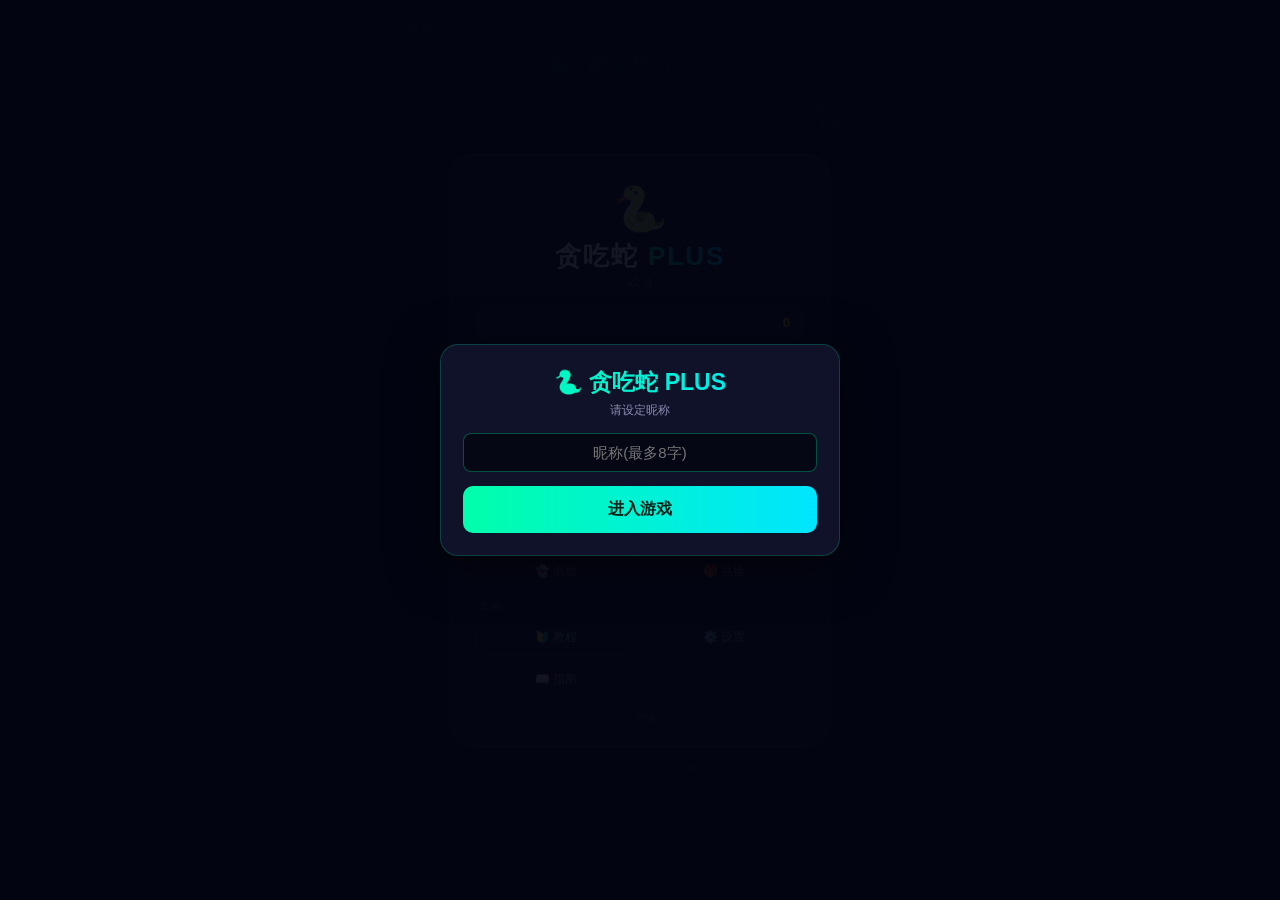
<file: games/snake/index.html>
<!DOCTYPE html>
<html lang="zh">
<head>
<meta charset="UTF-8">
<meta name="viewport" content="width=device-width,initial-scale=1.0,user-scalable=no,viewport-fit=cover">
<meta name="theme-color" content="#0d1024">
<meta name="apple-mobile-web-app-capable" content="yes">
<meta name="apple-mobile-web-app-status-bar-style" content="black-translucent">
<meta name="apple-mobile-web-app-title" content="贪吃蛇">
<meta name="referrer" content="strict-origin-when-cross-origin">
<meta name="description" content="超进化版贪吃蛇">
<title>贪吃蛇 Plus</title>
<link rel="manifest" href="./manifest.json">
<link rel="stylesheet" href="./css/main.css">
</head>
<body tabindex="0">

<header class="game-sitebar">
  <a href="/" aria-label="返回梦缘资源站首页">← 梦缘资源站</a>
  <span>ARCADE · 01</span>
</header>

<h1>🐍 贪吃蛇 PLUS</h1>

<div id="bossBarWrap" style="display:none;width:100%;max-width:520px;background:rgba(15,18,40,0.85);border:2px solid #ff1744;border-radius:8px;height:24px;position:relative;overflow:hidden;margin-bottom:8px;box-shadow:0 0 15px rgba(255,23,68,.4)">
  <div id="bossBar" style="width:100%;height:100%;background:linear-gradient(90deg,#ff1744,#d500f9);transition:width .1s"></div>
  <span style="position:absolute;inset:0;display:flex;align-items:center;justify-content:center;font-size:11px;font-weight:800;text-shadow:0 1px 4px #000" id="bossName">👿 噬界巨蟒 BOSS</span>
</div>

<div class="stats">
  <div class="stat"><div class="label">生命</div><div class="val" id="lives" style="color:#ff3366">❤️ x3</div></div>
  <div class="stat"><div class="label">得分</div><div class="val" id="score">0</div></div>
  <div class="stat"><div class="label">最高分</div><div class="val gold" id="best">0</div></div>
  <div class="stat" style="border-color:rgba(255,215,0,.4)"><div class="label">🐍 蛇等级</div><div class="val" id="snakeLv" style="color:var(--gold)">Lv.1</div></div>
  <div class="stat" id="lvBox"><div class="label">关卡</div><div class="val" id="level">-</div></div>
  <div class="stat"><div class="label">击杀</div><div class="val" id="kills" style="color:var(--enemy)">0</div></div>
  <div class="stat" style="border-color:rgba(255,215,0,.3)"><div class="label">💰 金币</div><div class="val gold" id="goldAmt">0</div></div>
</div>

<div class="xp-bar-wrap" id="xpBarWrap" style="display:none">
  <div class="xp-bar-fill" id="xpBarFill"></div>
  <span class="xp-bar-text" id="xpBarText">Lv.1 · 0/500</span>
</div>

<div class="wrap">
  <canvas id="game" aria-label="贪吃蛇游戏画布"></canvas>
  <div id="combo"></div><div id="fx"></div><div id="weather"></div>
</div>

<div class="joystick-wrap" id="joystickWrap">
  <div class="joystick-base" id="joystickBase">
    <div class="joystick-thumb" id="joystickThumb"></div>
  </div>
</div>

<div class="dpad" id="dpad">
  <button class="up" data-dir="0,-1" aria-label="上">▲</button>
  <button class="left" data-dir="-1,0" aria-label="左">◀</button><button class="mid" aria-hidden="true"></button>
  <button class="right" data-dir="1,0" aria-label="右">▶</button><button class="down" data-dir="0,1" aria-label="下">▼</button>
</div>

<div class="controls">
  <div class="ctrl-row primary-ctrl">
    <button id="pauseBtn" class="ctrl-lg">暂停</button>
    <button id="shedBtn" class="ctrl-lg ctrl-shed">💥 蜕皮</button>
    <button id="restartBtn" class="ctrl-lg">重开</button>
  </div>
  <div class="ctrl-row secondary-ctrl">
    <button id="muteBtn" class="ctrl-sm">🔊</button>
    <button id="menuBtn" class="ctrl-sm">菜单</button>
    <button id="helpBtn" class="ctrl-sm">📖</button>
    <button id="installBtn" class="ctrl-sm">📲</button>
  </div>
</div>
<div id="tip">方向键/WASD/滑动/摇杆/手柄 · 空格暂停 · Shift/F 蜕皮</div>

<div class="overlay" id="menu">
  <div class="menu-card" id="mainMenuCard">
    <div class="menu-header">
      <div class="menu-logo">🐍</div>
      <div class="menu-title">贪吃蛇 <span>PLUS</span></div>
      <div class="menu-version">v2.0</div>
    </div>
    <div class="menu-user-bar">
      <div class="menu-user" id="menuNickDisplay" title="点击修改昵称"></div>
      <div class="menu-gold" id="menuGoldDisplay">0</div>
    </div>
    <button class="menu-start" id="startBtn">开始游戏</button>
    <div class="menu-section">
      <div class="menu-label">养成</div>
      <div class="menu-row">
        <button class="menu-btn accent-gold" id="openMissionsBtn">📋 每日</button>
        <button class="menu-btn accent-purple" id="openShopBtn">🛒 皮肤</button>
      </div>
    </div>
    <div class="menu-section">
      <div class="menu-label">记录</div>
      <div class="menu-row">
        <button class="menu-btn" id="openAchBtn">🏅 成就</button>
        <button class="menu-btn" id="openLeaderboardBtn">🏆 排行</button>
        <button class="menu-btn" id="openGhostBtn">👻 回放</button>
        <button class="menu-btn" id="openRedeemBtn">🎁 兑换</button>
      </div>
    </div>
    <div class="menu-section">
      <div class="menu-label">其他</div>
      <div class="menu-row">
        <button class="menu-btn accent-green" id="openTutorialBtn">🔰 教程</button>
        <button class="menu-btn" id="openSettingsBtn">⚙️ 设置</button>
        <button class="menu-btn" id="openHelpBtn">📖 指南</button>
      </div>
    </div>
    <div class="menu-footer">© 梦缘</div>
  </div>

  <div class="card hidden" id="tutorialCard" style="max-height:88vh;overflow-y:auto">
    <h2>🔰 新手教学</h2><div class="sub">一步步掌握核心操作</div>
    <div class="tut-steps" id="tutSteps">
      <span class="tut-dot active" data-step="0"></span><span class="tut-dot" data-step="1"></span>
      <span class="tut-dot" data-step="2"></span><span class="tut-dot" data-step="3"></span>
    </div>
    <div class="tut-panel active" data-step="0">
      <div class="tut-icon">🍎</div><h3 class="tut-head">第一步：基础生存</h3>
      <p>吃掉苹果或金币获得积分。方向键/WASD/触屏/摇杆控制移动。<br><b>别撞自己、墙壁或边界！</b></p>
    </div>
    <div class="tut-panel" data-step="1">
      <div class="tut-icon">💥</div><h3 class="tut-head">第二步：蜕皮避险</h3>
      <p>按 <b>Shift / F</b>（或点蜕皮按钮）释放能量波：清除弹幕、击退敌蛇、伤 Boss、1.5秒无敌。</p>
      <p style="font-size:11px;color:var(--shrink)">⚠ 消耗 30% 身长，长度 ≥ 6 才可用</p>
    </div>
    <div class="tut-panel" data-step="2">
      <div class="tut-icon">⬆️</div><h3 class="tut-head">第三步：肉鸽升级</h3>
      <p>每级得分达标后<b>三选一</b>能力，Lv.5 起出现超级技能。所有能力可叠加。</p>
    </div>
    <div class="tut-panel" data-step="3">
      <div class="tut-icon">👿</div><h3 class="tut-head">第四步：Boss 挑战</h3>
      <p>得分到阈值出 Boss。击杀奖励 <b>❤️+1</b>（上限5）。撞敌蛇身体直接杀，撞头才会死。</p>
    </div>
    <div class="tut-nav">
      <button class="tut-nav-btn" id="tutPrevBtn" disabled>← 上一步</button>
      <span class="tut-prog" id="tutProg">1 / 4</span>
      <button class="tut-nav-btn" id="tutNextBtn">下一步 →</button>
    </div>
    <button class="primary btn-full" id="backTutorialBtn" style="margin-top:8px">关闭</button>
  </div>

  <div class="card hidden" id="settingsCard">
    <h2>⚙️ 游戏设置</h2>
    <div class="field-label">游戏模式</div>
    <div class="seg" id="modeSeg"><button data-m="classic" class="active">经典</button><button data-m="level">闯关</button><button data-m="chaos">混沌</button><button data-m="bossRush">挑战赛</button></div>
    <div class="field-label">难度</div>
    <div class="seg" id="diffSeg"><button data-d="easy">简单</button><button data-d="normal" class="active">普通</button><button data-d="hard">困难</button><button data-d="hell">地狱</button></div>
    <div class="row"><span>显示方向手柄/摇杆</span><input type="checkbox" id="dpadChk"></div>
    <button class="primary btn-full" id="saveSettingsBtn">确定返回</button>
  </div>

  <div class="card hidden" id="missionsCard">
    <h2>📋 每日任务</h2><div class="sub">完成每日任务赚取金币</div>
    <div id="missionsList"></div>
    <button class="btn-full" id="backMissionsBtn" style="margin-top:12px">返回</button>
  </div>

  <div class="card hidden" id="shopCard">
    <h2>🛒 皮肤商店</h2><div class="sub">选择蛇身皮肤</div>
    <div class="skin-grid" id="skinGrid"></div>
    <div style="text-align:center;font-size:12px;color:var(--gold);margin:10px 0" id="shopGold"></div>
    <button class="btn-full" id="backShopBtn">返回</button>
  </div>

  <div class="card hidden" id="achCard">
    <h2>🏅 成就系统</h2><div class="sub" id="achSub"></div>
    <div id="achList" style="max-height:220px;overflow-y:auto"></div>
    <button class="btn-full" id="backAchBtn" style="margin-top:10px">返回</button>
  </div>

  <div class="card hidden" id="redeemCard">
    <h2>🎁 兑换码</h2><div class="sub">输入兑换码获取奖励</div>
    <input class="name" id="redeemInput" maxlength="16" placeholder="请输入兑换码" autocomplete="off">
    <button class="primary btn-full" id="redeemSubmitBtn">兑换</button>
    <div id="redeemMsg" style="text-align:center;font-size:12px;margin-top:10px;min-height:20px"></div>
    <button class="btn-full" id="backRedeemBtn" style="margin-top:8px">返回</button>
  </div>

  <div class="card hidden" id="ghostCard">
    <h2>👻 Ghost 挑战</h2><div class="sub">挑战历史最佳幻影</div>
    <div id="ghostList" style="max-height:180px;overflow-y:auto"></div>
    <button class="btn-full" id="backGhostBtn" style="margin-top:10px">返回</button>
  </div>

  <div class="card hidden" id="leaderboardCard" style="max-height:90vh;overflow-y:auto">
    <h2>🏆 排行榜</h2>
    <div class="seg" style="margin-bottom:8px"><button id="tabLocal" class="active" style="flex:1;padding:7px 0;font-size:12px">📱 本地</button><button id="tabGlobal" style="flex:1;padding:7px 0;font-size:12px">🌐 全站</button></div>
    <div id="globalTimeSeg" class="seg hidden" style="margin-bottom:8px"><button id="timeDay" class="active" style="flex:1;padding:5px 0;font-size:11px">日榜</button><button id="timeWeek" style="flex:1;padding:5px 0;font-size:11px">周榜</button><button id="timeAll" style="flex:1;padding:5px 0;font-size:11px">总榜</button></div>
    <div style="display:flex;gap:5px;margin-bottom:10px">
      <select id="filterMode" style="flex:1;background:#070914;color:#fff;border:1px solid rgba(0,255,170,.3);border-radius:6px;padding:6px;font-size:12px"><option value="all">所有模式</option><option value="经典">经典</option><option value="闯关">闯关</option><option value="混沌">混沌</option><option value="bossRush">挑战赛</option></select>
      <select id="filterDiff" style="flex:1;background:#070914;color:#fff;border:1px solid rgba(0,255,170,.3);border-radius:6px;padding:6px;font-size:12px"><option value="all">所有难度</option><option value="简单">简单</option><option value="普通">普通</option><option value="困难">困难</option><option value="地狱">地狱</option></select>
    </div>
    <ul class="hlist" id="hlist"></ul>
    <div style="display:flex;gap:8px;margin-top:14px"><span class="link" id="clearBtn" style="margin:0;flex:1;text-align:center;padding:10px 0">清除本地记录</span><button id="backLeaderboardBtn" style="flex:1;padding:6px;font-size:12px">返回</button></div>
  </div>
</div>

<div class="overlay hidden" id="gameover">
  <div class="card">
    <h2 id="goTitle">游戏结束</h2><div class="sub" id="goSub">得分 0</div>
    <button class="btn-full" id="reviveBtn" style="display:none;border-color:var(--gold);color:var(--gold);margin-bottom:8px">💖 复活一次</button>
    <button class="primary btn-full" id="againBtn">再来一局</button>
    <button class="btn-full" id="backBtn" style="margin-top:8px">返回菜单</button>
  </div>
</div>

<div class="overlay hidden" id="help">
  <div class="card" style="max-width:450px;max-height:88vh;overflow:auto">
    <h2>🐍 玩法指南</h2><div class="sub">肉鸽进化版</div>
    <h3 class="hsec">🎮 操作</h3>
    <p class="htext">方向键/WASD/触屏/摇杆/手柄 · 空格暂停 · Shift/F 蜕皮</p>
    <h3 class="hsec">⬆️ 肉鸽升级</h3>
    <p class="htext">得分达标后三选一能力叠加，Lv.5起超级技能。</p>
    <h3 class="hsec">🐍 敌蛇</h3>
    <p class="htext">撞敌蛇身体直接杀 · 撞蛇头才死 · 敌蛇咬你扣尾巴 · Boss三种随机</p>
    <h3 class="hsec">🌦️ 天气</h3>
    <p class="htext">酸雨/食物雨/黑暗/地震随机降临</p>
    <button class="primary btn-full" id="helpClose" style="margin-top:14px">知道了</button>
  </div>
</div>

<div class="overlay hidden" id="noticeOverlay" style="z-index:30">
  <div class="card" style="border:2px solid var(--accent)">
    <h2>📢 肉鸽进化</h2>
    <div class="htext" style="margin-bottom:14px">⬆️肉鸽 🎨皮肤 🌦️天气 👿Boss 🏅成就 👻回放</div>
    <button class="primary btn-full" id="noticeCloseBtn">我知道了</button>
  </div>
</div>

<div class="overlay hidden" id="nicknameOverlay" style="z-index:35">
  <div class="card"><h2>🐍 贪吃蛇 PLUS</h2><div class="sub">请设定昵称</div>
    <input class="name" id="globalNicknameInput" maxlength="8" placeholder="昵称(最多8字)">
    <button class="primary btn-full" id="saveNicknameBtn">进入游戏</button>
  </div>
</div>

<div class="overlay hidden" id="levelUpOverlay" style="z-index:40">
  <div class="card" style="text-align:center;border:2px solid var(--gold);box-shadow:0 0 30px rgba(255,215,0,.3)">
    <h2 style="background:linear-gradient(90deg,#ffd700,#ffaa00);-webkit-background-clip:text;-webkit-text-fill-color:transparent">选择能力</h2>
    <div class="sub" id="levelUpSub">Lv.1 → Lv.2</div>
    <div style="display:flex;flex-direction:column;gap:8px;margin:10px 0" id="levelUpChoices"></div>
  </div>
</div>

<div class="toast" id="toast"></div>

<script type="module" src="./js/app.js?v=51"></script>
</body>
</html>
</file>
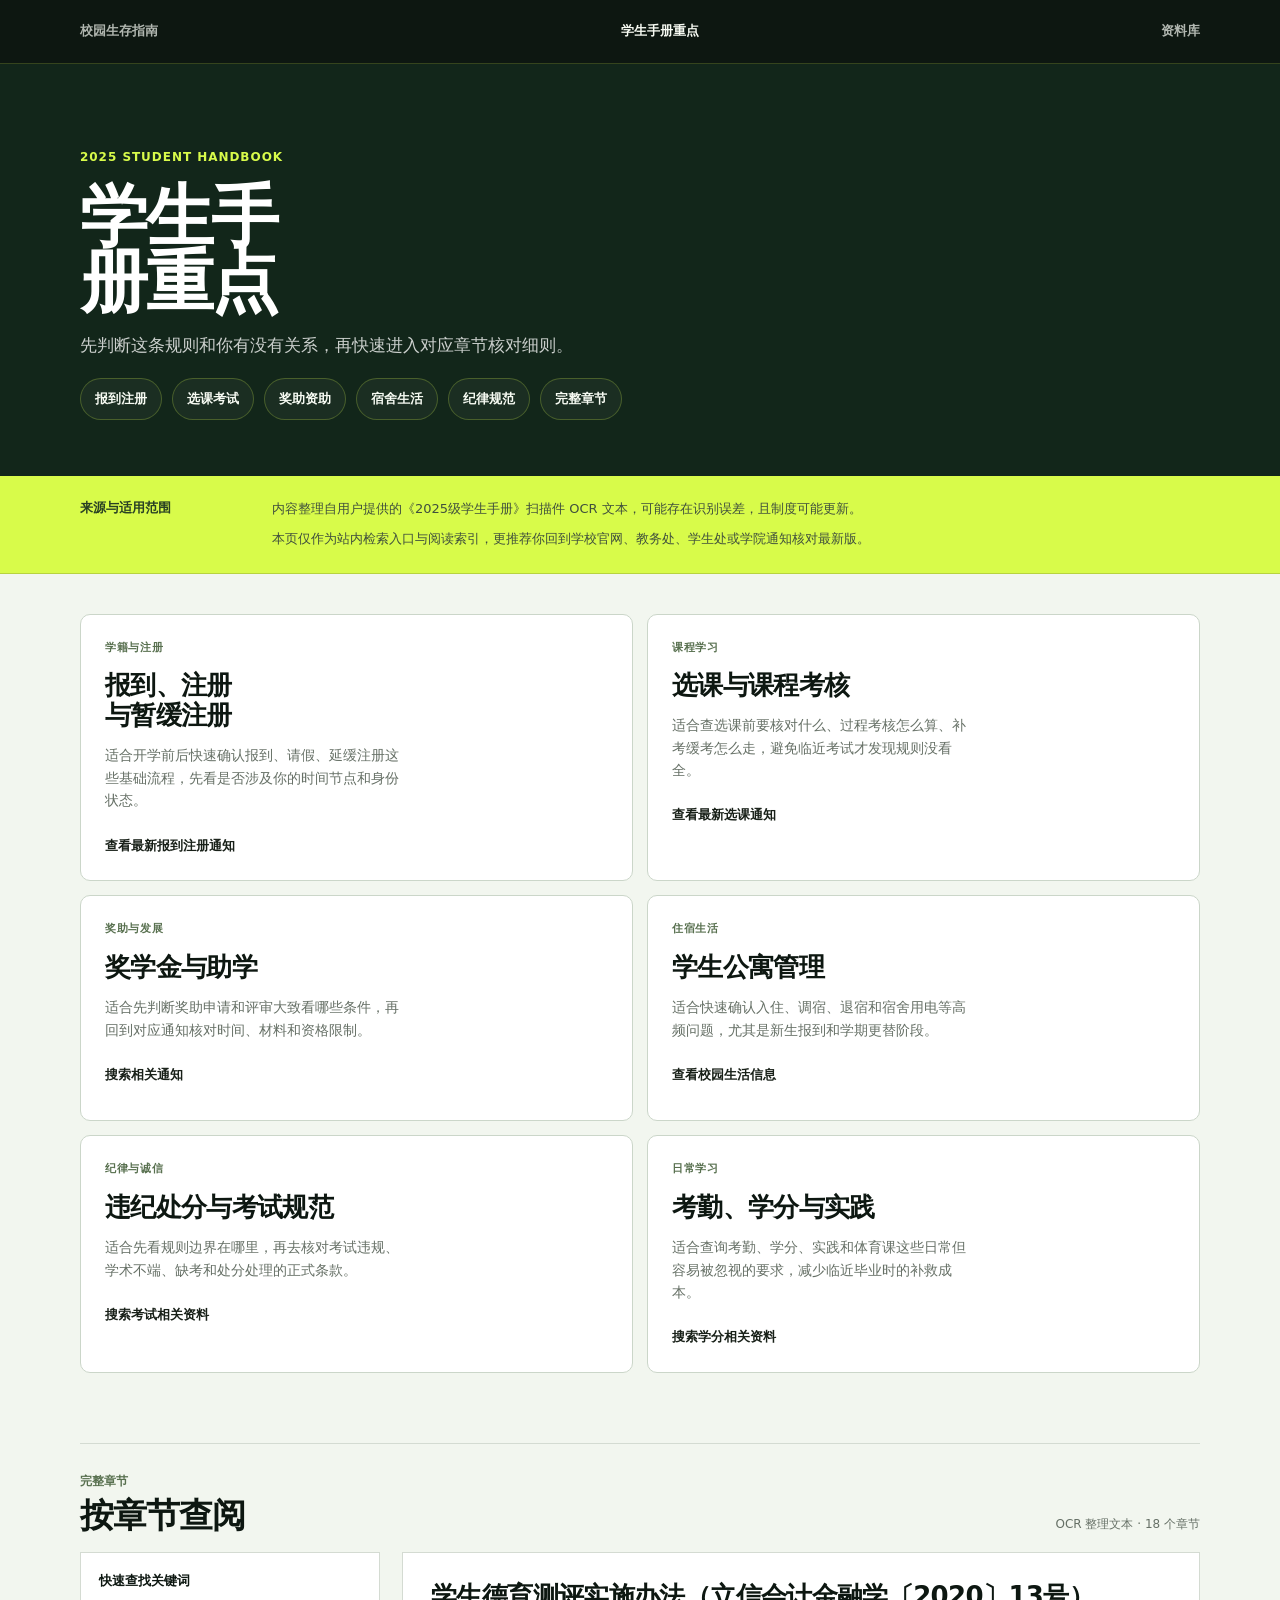
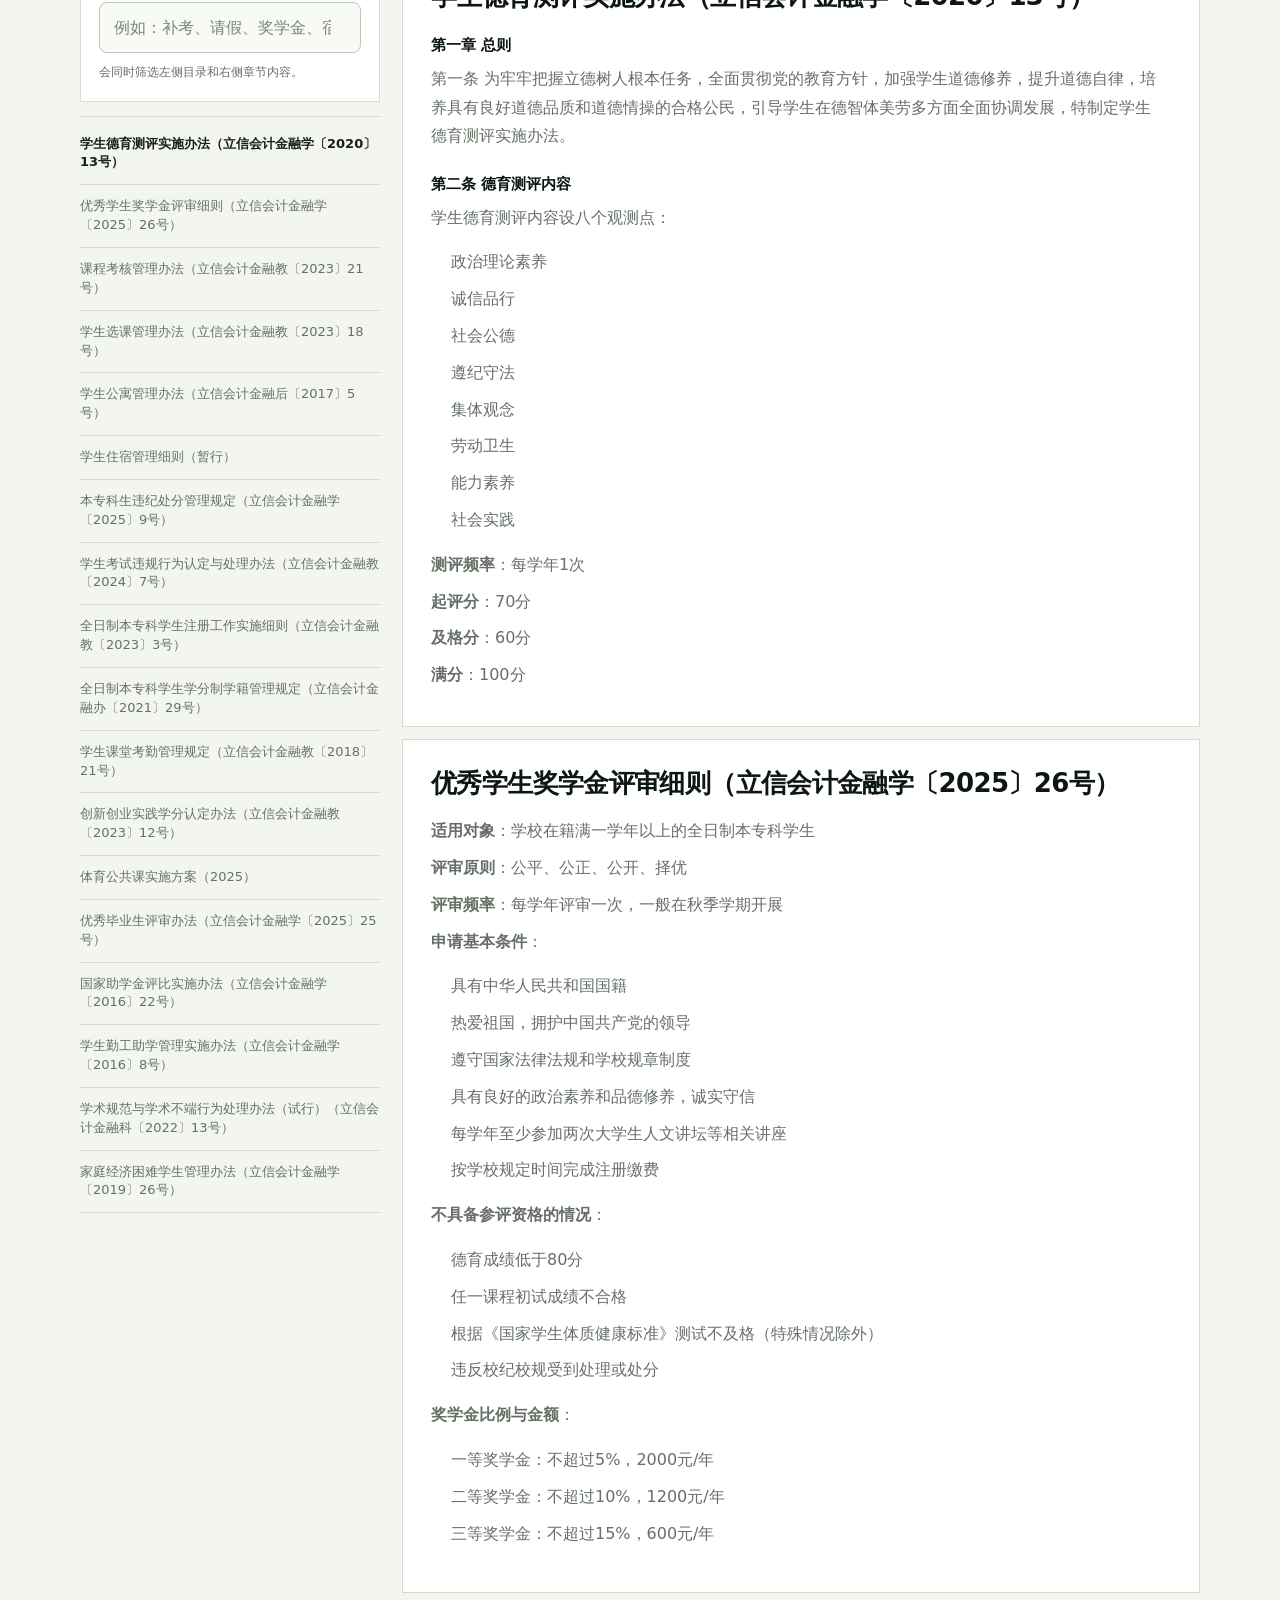
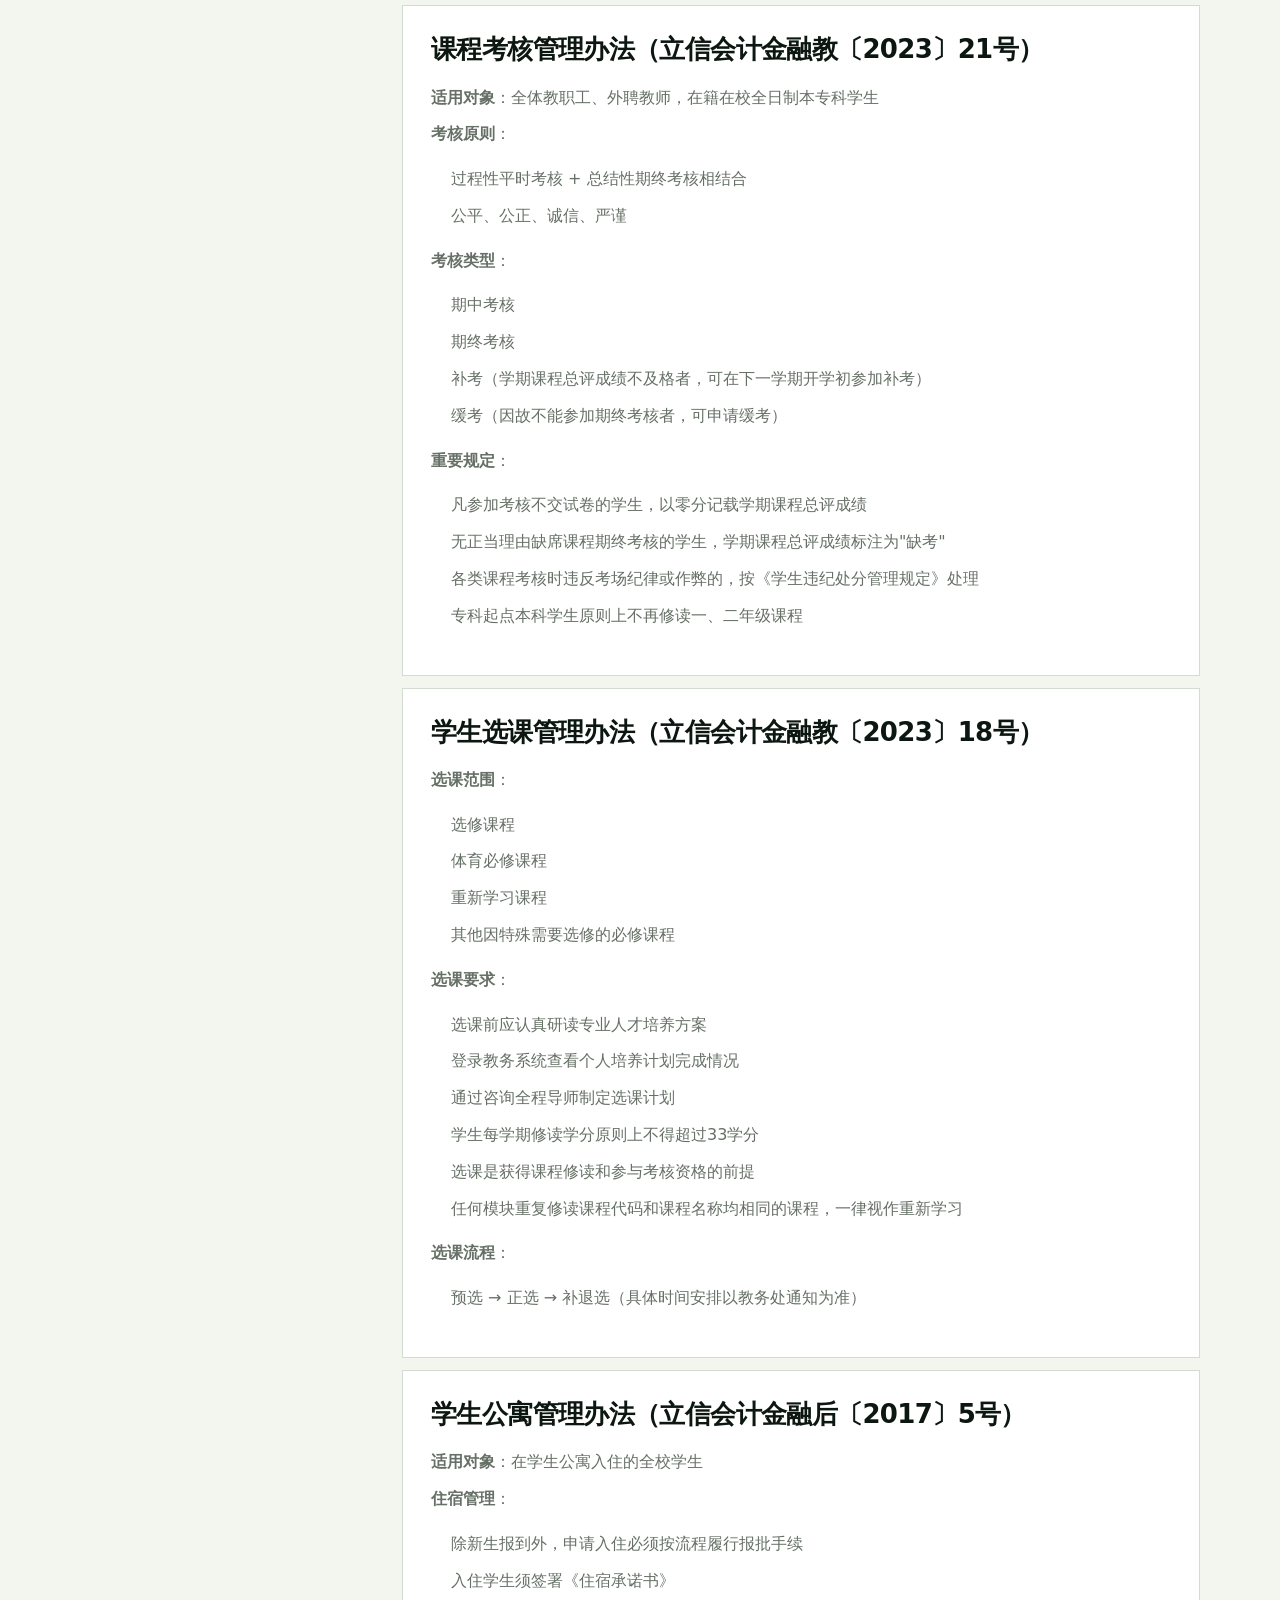
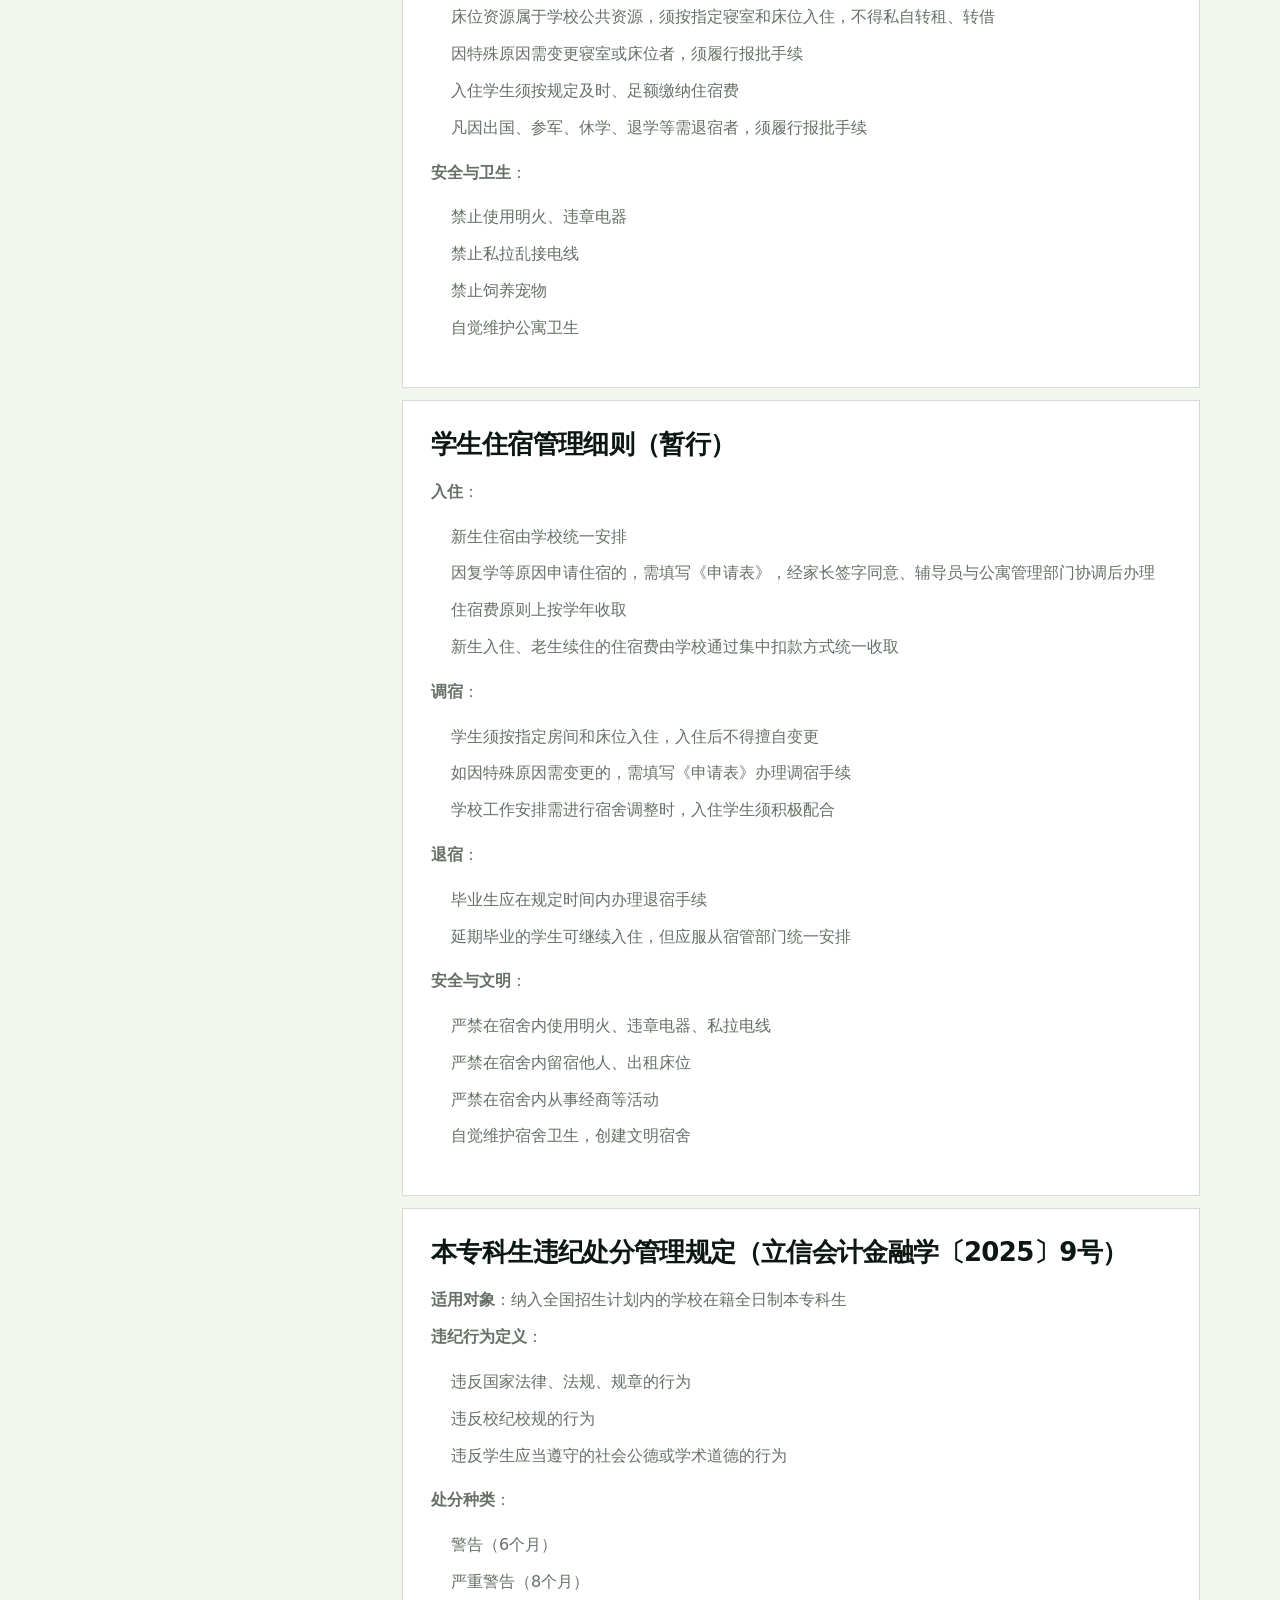
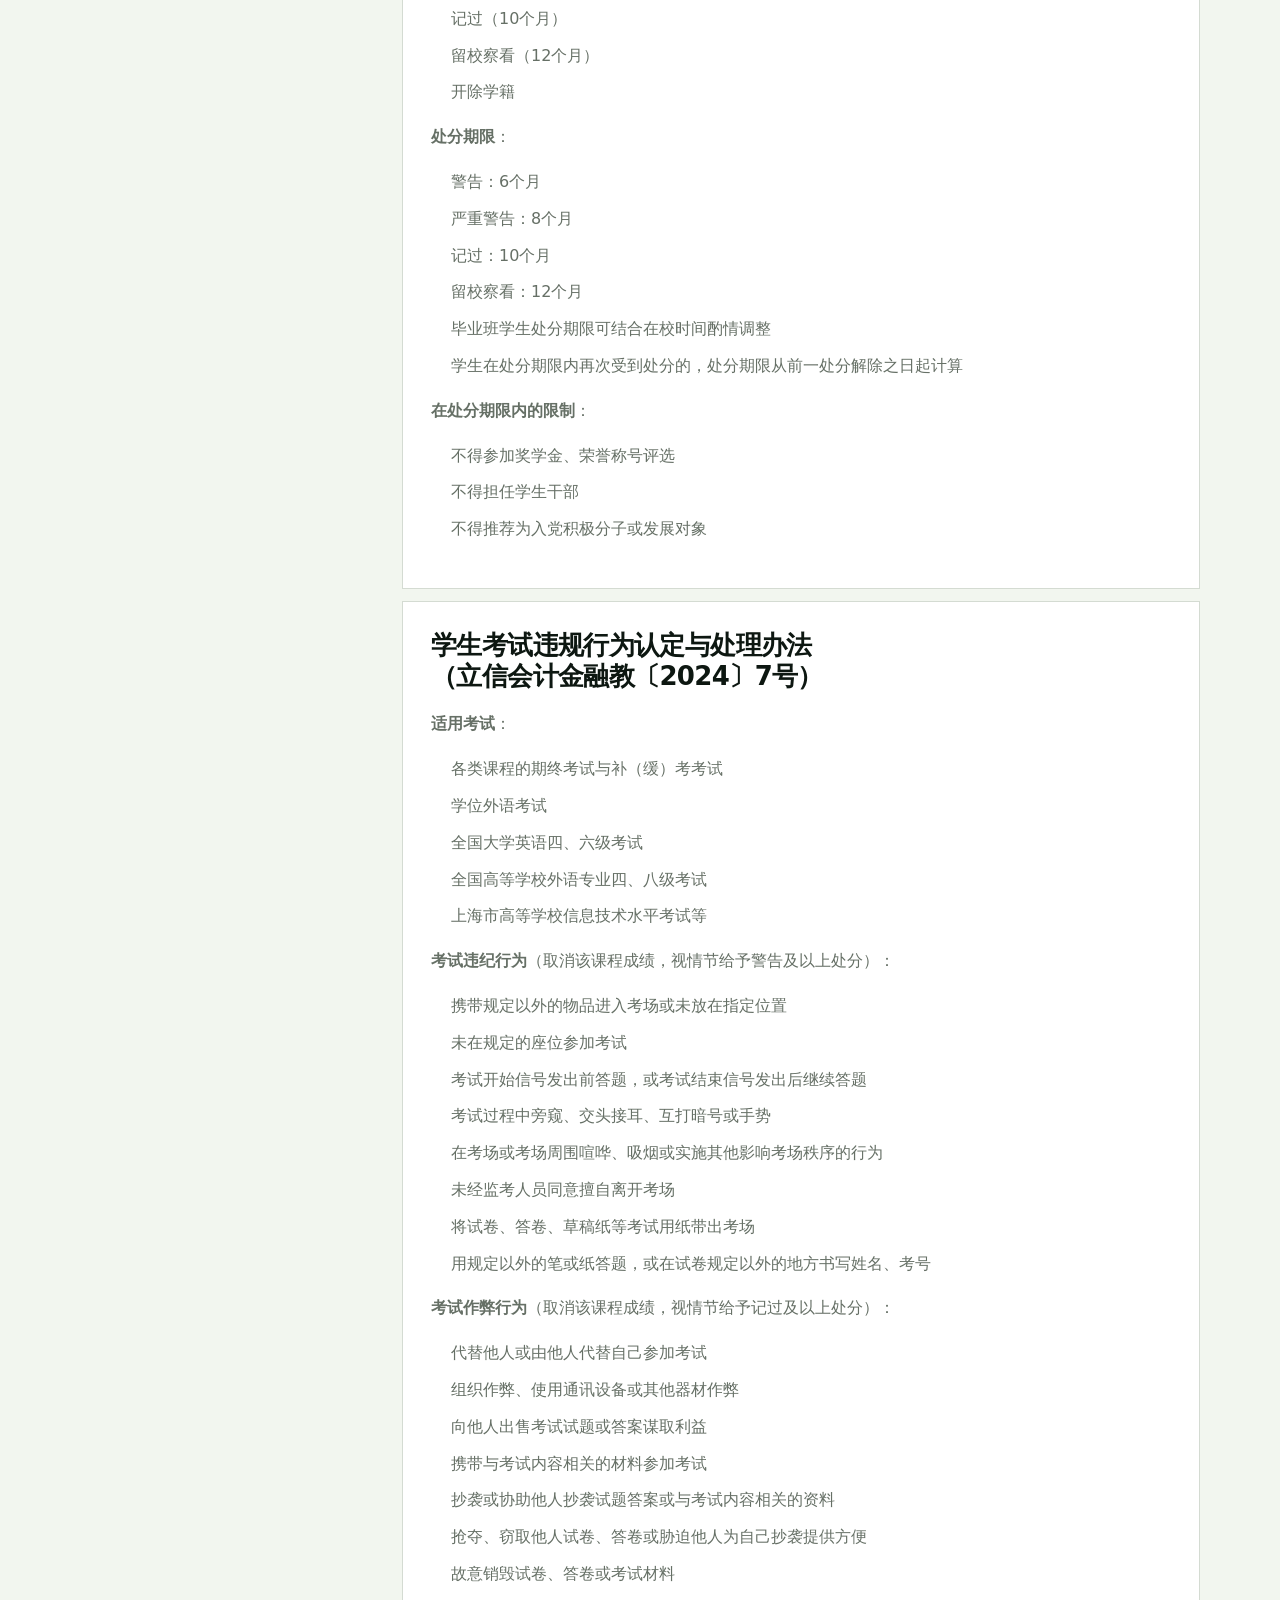
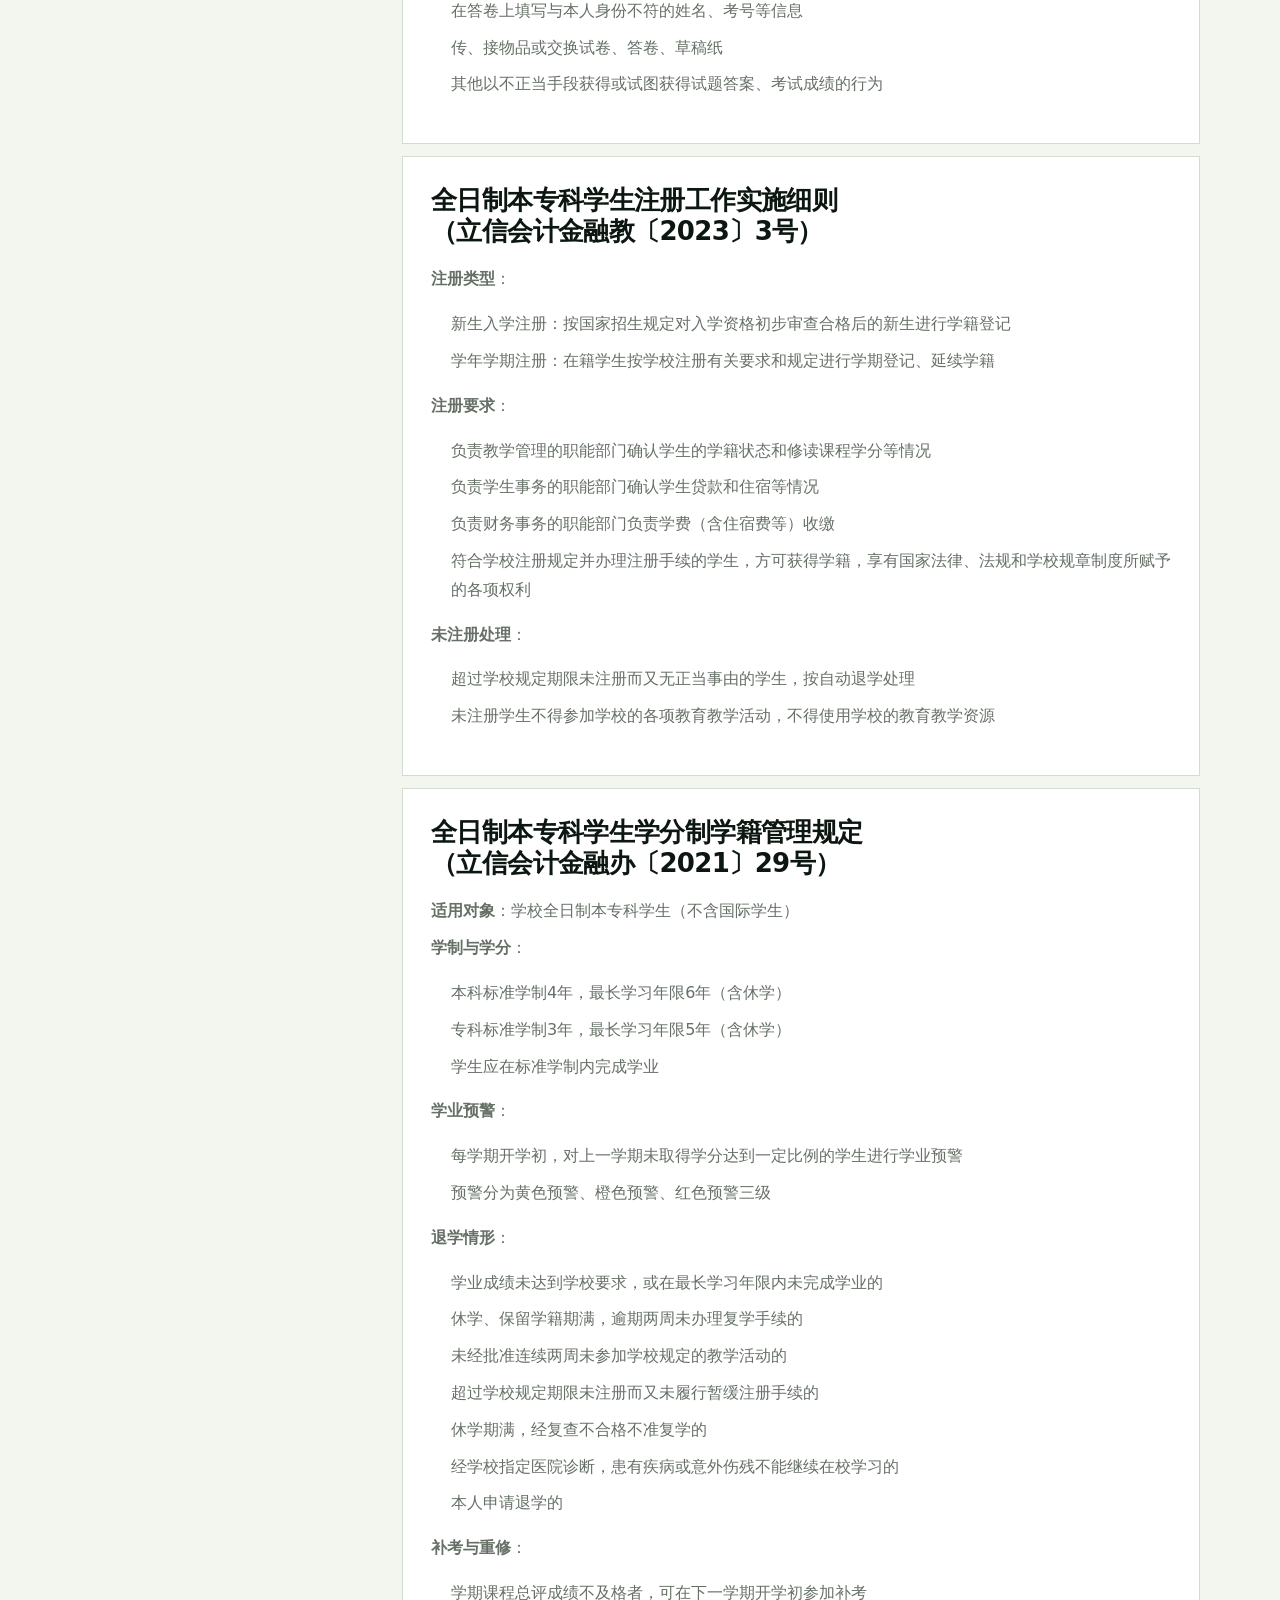
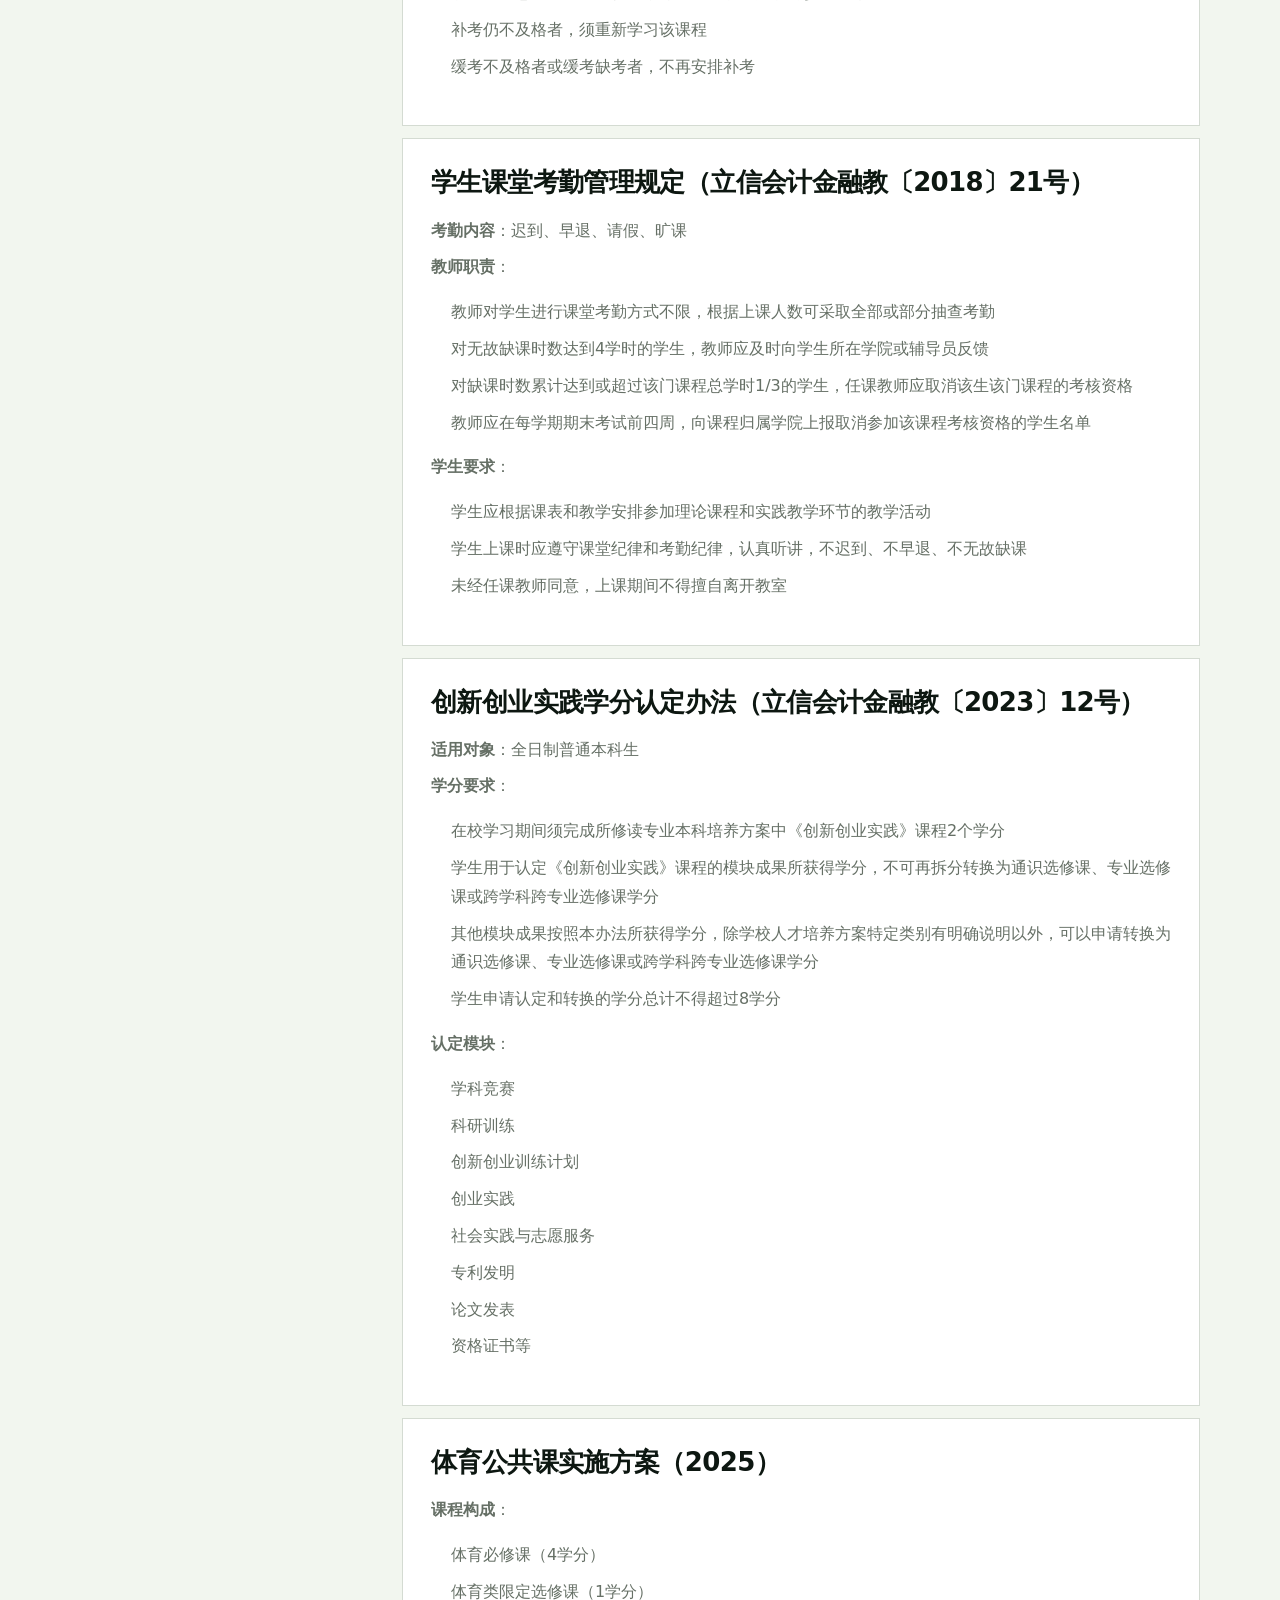
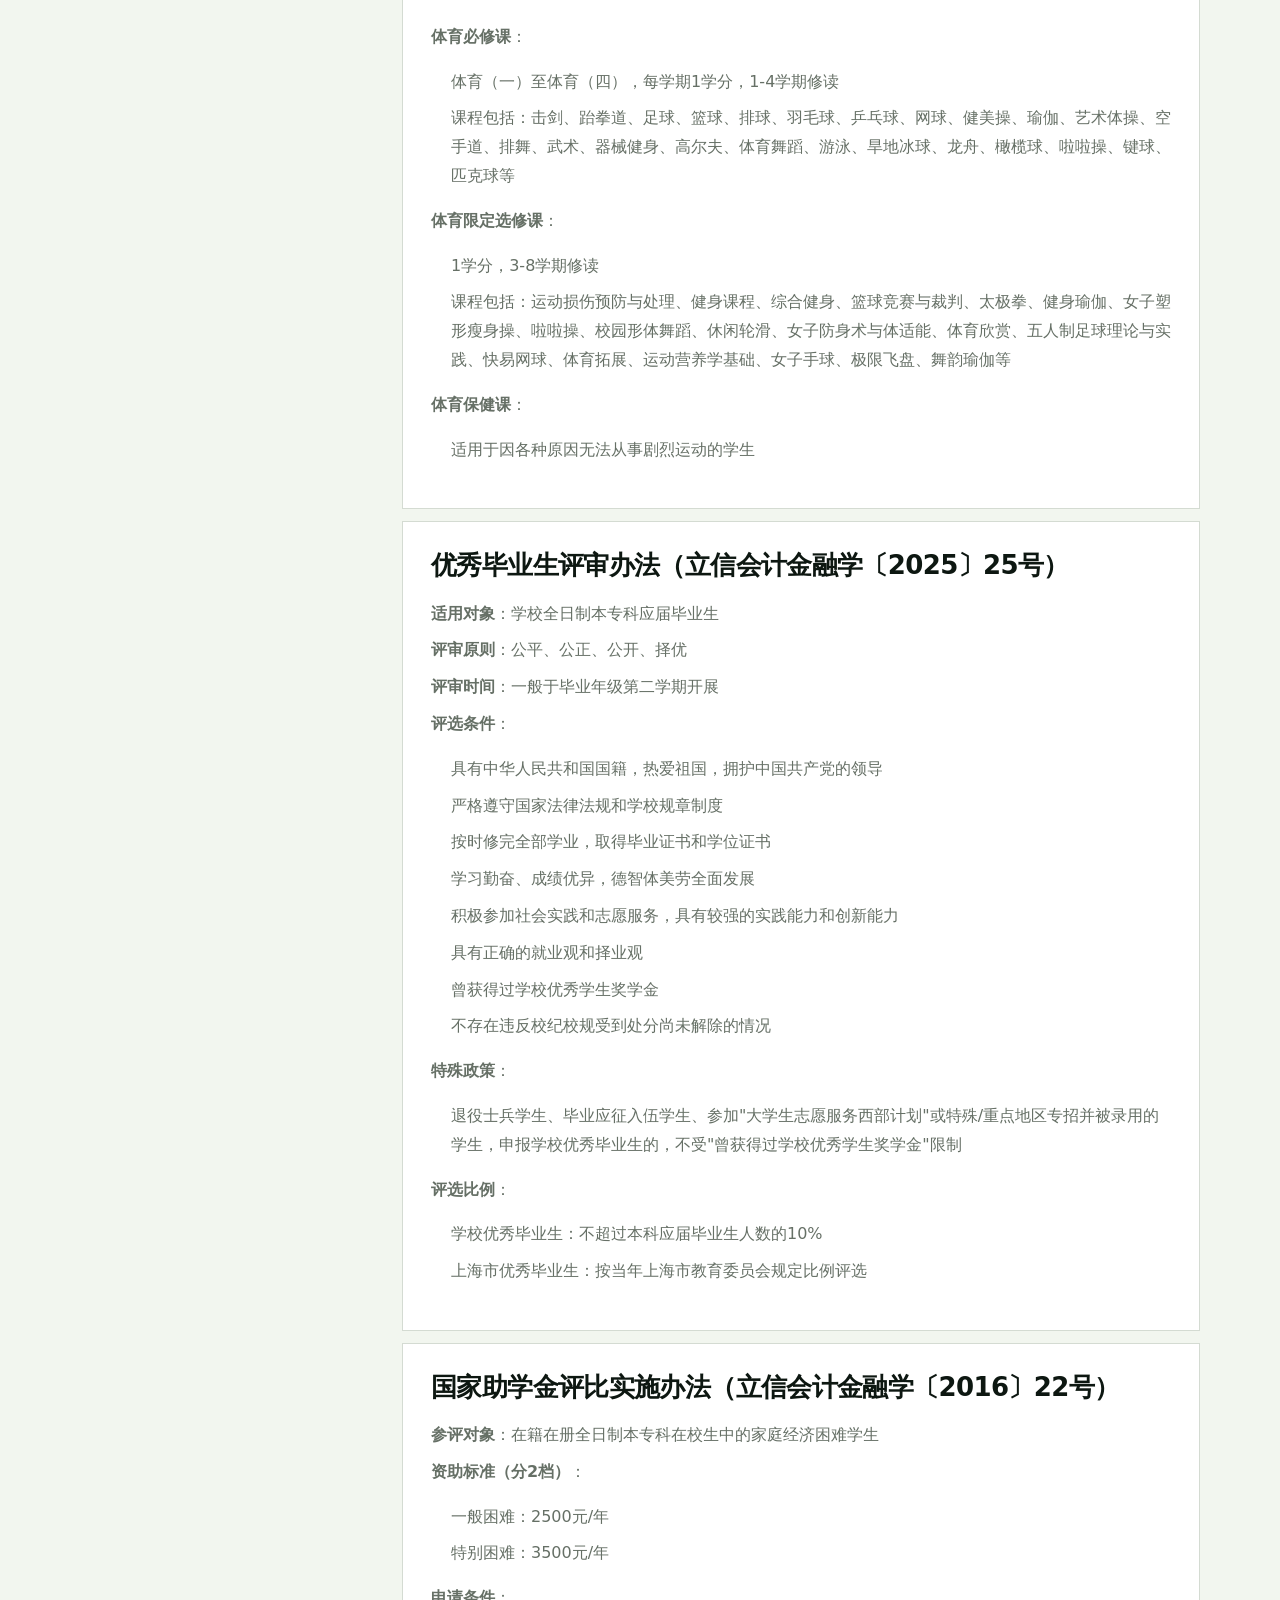
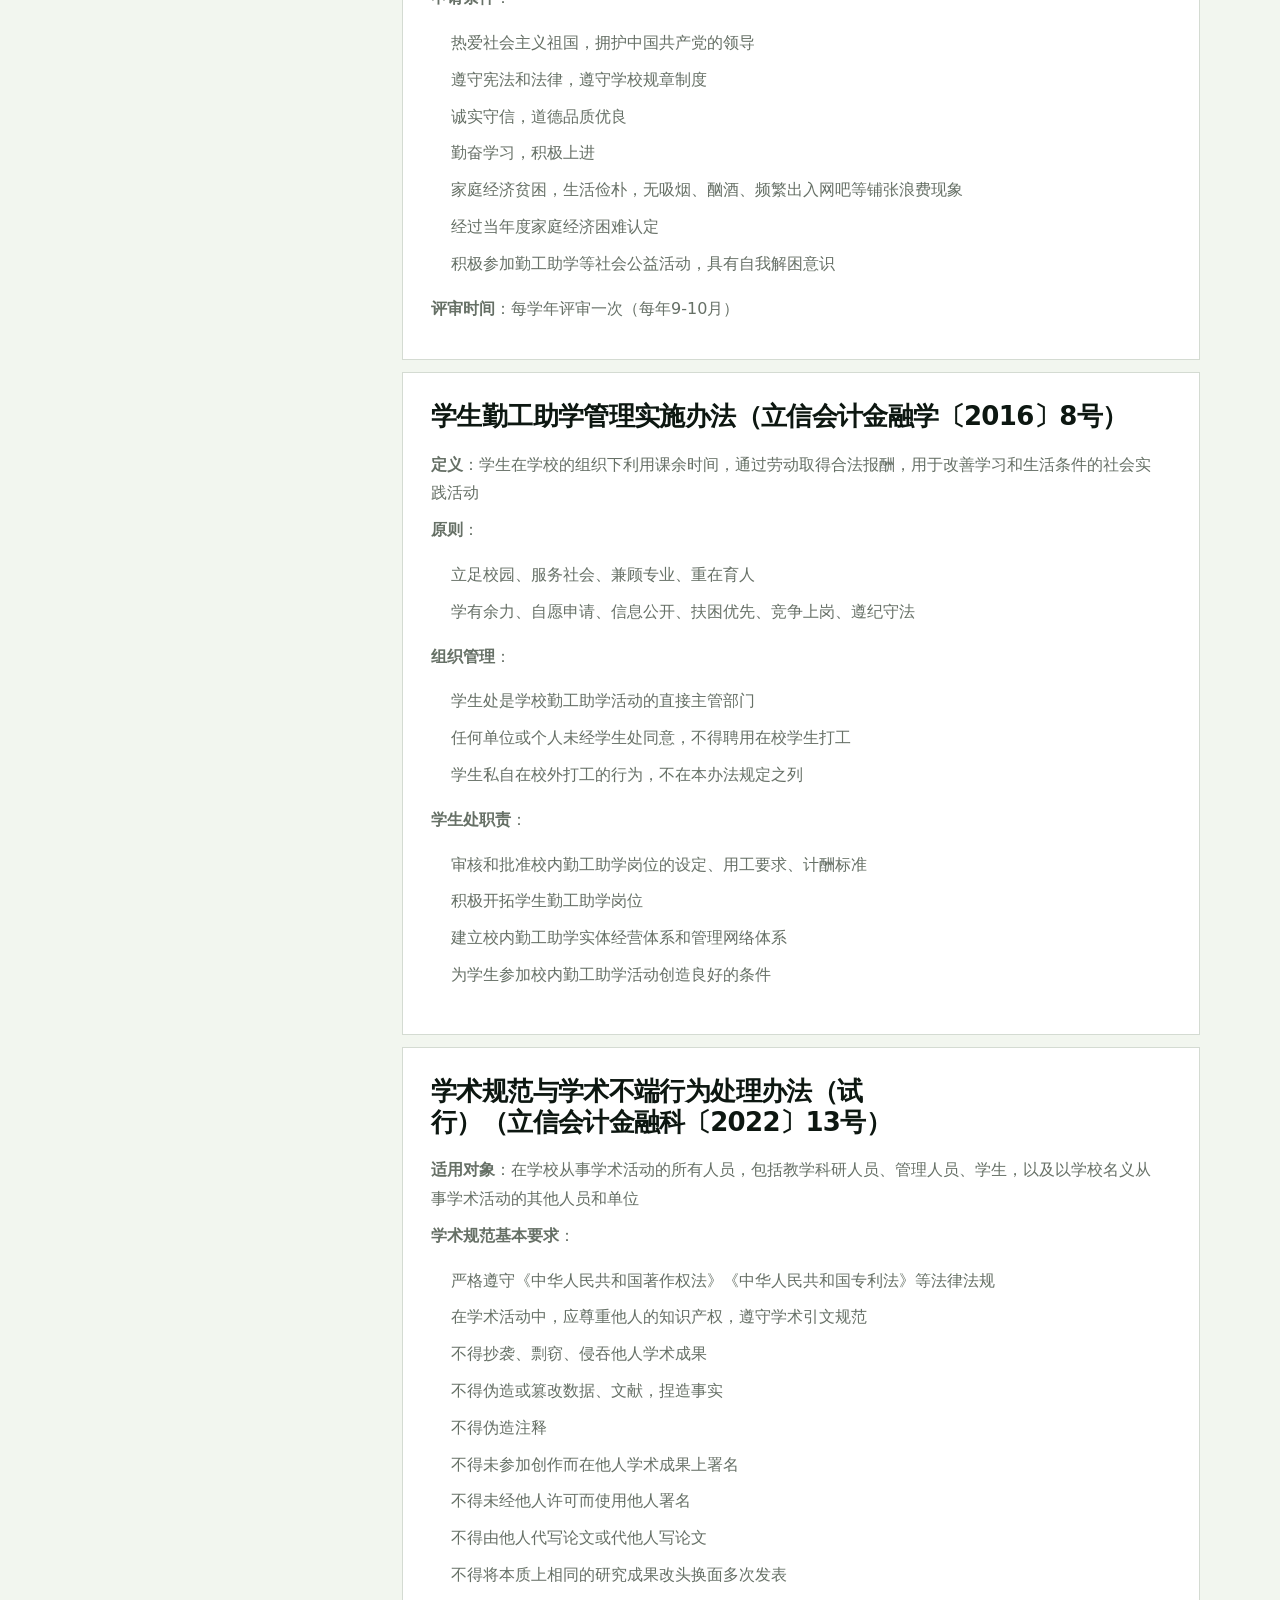
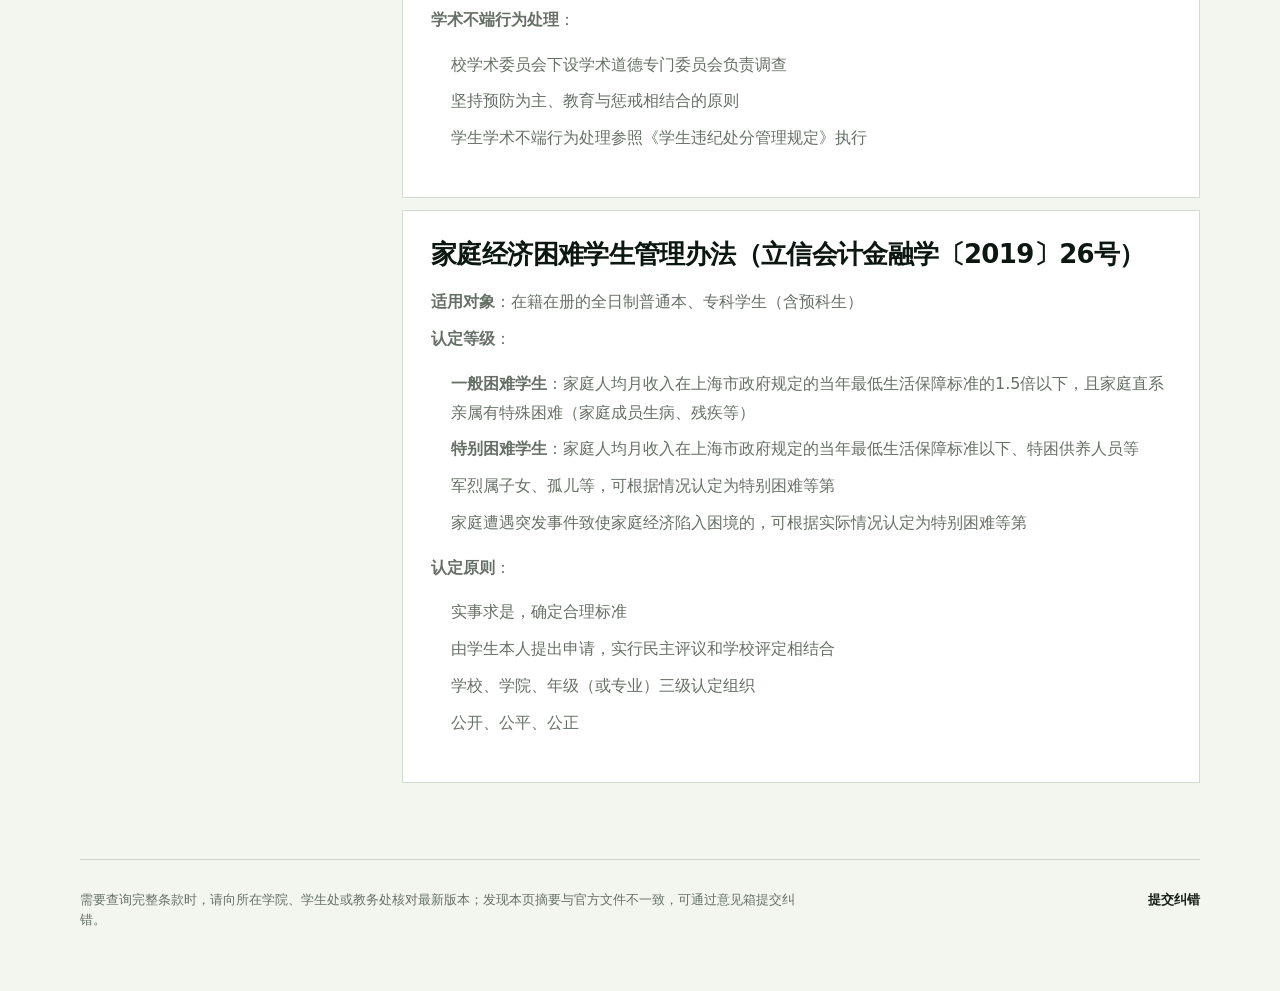
<file: handbook.html>
<!doctype html>
<html lang="zh-CN">
  <head>
    <meta charset="UTF-8" />
    <meta name="viewport" content="width=device-width, initial-scale=1.0" />
    <meta name="description" content="上海立信会计金融学院学生手册重点制度索引，来源为 2025 级学生手册 OCR 整理。" />
    <title>学生手册重点 · 梦缘资源站</title>
    <link rel="stylesheet" href="css/reset.css" />
    <link rel="stylesheet" href="css/handbook.css" />
    <link rel="stylesheet" href="css/campus-signal.css" />
  </head>
  <body>
    <header class="handbook-header"><a href="campus.html">校园生存指南</a><strong>学生手册重点</strong><a href="resources.html">资料库</a></header>
    <main>
      <section class="handbook-hero">
        <div>
          <p>2025 STUDENT HANDBOOK</p>
          <h1>学生手册重点</h1>
          <p>先判断这条规则和你有没有关系，再快速进入对应章节核对细则。</p>
          <div class="handbook-hero-actions" aria-label="常见查找入口">
            <a href="#summary-registration">报到注册</a>
            <a href="#summary-course">选课考试</a>
            <a href="#summary-support">奖助资助</a>
            <a href="#summary-dorm">宿舍生活</a>
            <a href="#summary-discipline">纪律规范</a>
            <a href="#handbook-reader-title">完整章节</a>
          </div>
        </div>
      </section>
      <section class="handbook-notice">
        <div>
          <strong>来源与适用范围</strong>
          <div class="handbook-notice-copy">
            <p>内容整理自用户提供的《2025级学生手册》扫描件 OCR 文本，可能存在识别误差，且制度可能更新。</p>
            <p>本页仅作为站内检索入口与阅读索引，更推荐你回到学校官网、教务处、学生处或学院通知核对最新版。</p>
          </div>
        </div>
      </section>
      <section class="handbook-grid" aria-label="学生手册重点制度">
        <article id="summary-registration"><span>学籍与注册</span><h2>报到、注册与暂缓注册</h2><p>适合开学前后快速确认报到、请假、延缓注册这些基础流程，先看是否涉及你的时间节点和身份状态。</p><a href="resources.html?category=registration">查看最新报到注册通知</a></article>
        <article id="summary-course"><span>课程学习</span><h2>选课与课程考核</h2><p>适合查选课前要核对什么、过程考核怎么算、补考缓考怎么走，避免临近考试才发现规则没看全。</p><a href="resources.html?category=course_selection">查看最新选课通知</a></article>
        <article id="summary-support"><span>奖助与发展</span><h2>奖学金与助学</h2><p>适合先判断奖助申请和评审大致看哪些条件，再回到对应通知核对时间、材料和资格限制。</p><a href="resources.html?q=奖学金">搜索相关通知</a></article>
        <article id="summary-dorm"><span>住宿生活</span><h2>学生公寓管理</h2><p>适合快速确认入住、调宿、退宿和宿舍用电等高频问题，尤其是新生报到和学期更替阶段。</p><a href="campus.html#life">查看校园生活信息</a></article>
        <article id="summary-discipline"><span>纪律与诚信</span><h2>违纪处分与考试规范</h2><p>适合先看规则边界在哪里，再去核对考试违规、学术不端、缺考和处分处理的正式条款。</p><a href="resources.html?q=考试">搜索考试相关资料</a></article>
        <article id="summary-credits"><span>日常学习</span><h2>考勤、学分与实践</h2><p>适合查询考勤、学分、实践和体育课这些日常但容易被忽视的要求，减少临近毕业时的补救成本。</p><a href="resources.html?q=学分">搜索学分相关资料</a></article>
      </section>
      <section class="handbook-reader" aria-labelledby="handbook-reader-title">
        <div class="handbook-reader-head">
          <div>
            <p>完整章节</p>
            <h2 id="handbook-reader-title">按章节查阅</h2>
          </div>
          <span>OCR 整理文本 · 18 个章节</span>
        </div>
        <div class="handbook-reader-layout">
          <aside class="handbook-sidebar">
            <div class="handbook-search">
              <label for="handbook-search-input">快速查找关键词</label>
              <input id="handbook-search-input" type="search" placeholder="例如：补考、请假、奖学金、宿舍" data-handbook-search />
              <p>会同时筛选左侧目录和右侧章节内容。</p>
            </div>
            <nav class="handbook-toc" data-handbook-toc aria-label="学生手册章节目录"><p>正在载入目录…</p></nav>
          </aside>
          <div class="handbook-chapters" data-handbook-chapters aria-live="polite"><p class="handbook-loading">正在载入完整章节…</p></div>
        </div>
      </section>
      <section class="handbook-footer-note"><p>需要查询完整条款时，请向所在学院、学生处或教务处核对最新版本；发现本页摘要与官方文件不一致，可通过意见箱提交纠错。</p><a href="index.html#feedback">提交纠错</a></section>
    </main>
    <script src="js/handbook.js"></script>
  </body>
</html>
</file>
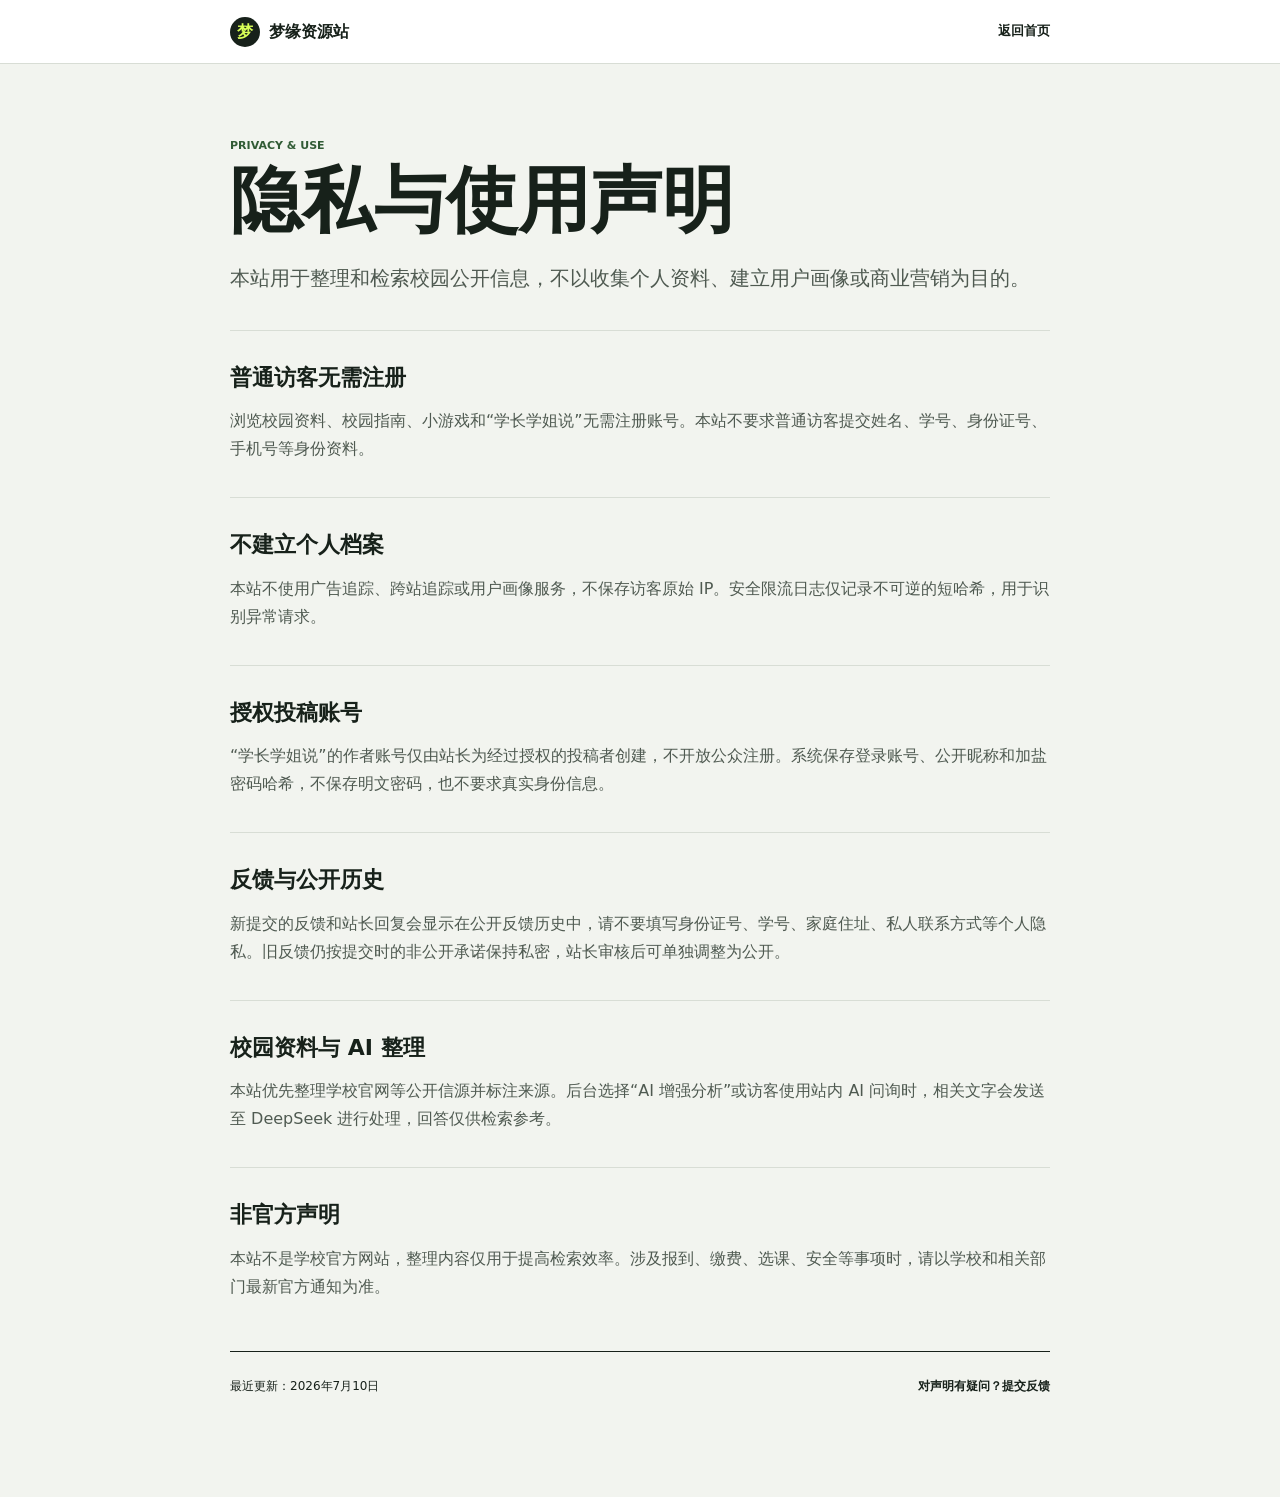
<file: privacy.html>
<!doctype html>
<html lang="zh-CN">
<head><meta charset="UTF-8"><meta name="viewport" content="width=device-width,initial-scale=1"><meta name="description" content="梦缘资源站隐私与使用声明"><title>隐私与使用声明 · 梦缘资源站</title><link rel="stylesheet" href="css/reset.css"><link rel="stylesheet" href="css/privacy.css"></head>
<body><header><a href="index.html"><span>梦</span><strong>梦缘资源站</strong></a><a href="index.html">返回首页</a></header>
<main><p class="eyebrow">PRIVACY &amp; USE</p><h1>隐私与使用声明</h1><p class="lead">本站用于整理和检索校园公开信息，不以收集个人资料、建立用户画像或商业营销为目的。</p>
<section><h2>普通访客无需注册</h2><p>浏览校园资料、校园指南、小游戏和“学长学姐说”无需注册账号。本站不要求普通访客提交姓名、学号、身份证号、手机号等身份资料。</p></section>
<section><h2>不建立个人档案</h2><p>本站不使用广告追踪、跨站追踪或用户画像服务，不保存访客原始 IP。安全限流日志仅记录不可逆的短哈希，用于识别异常请求。</p></section>
<section><h2>授权投稿账号</h2><p>“学长学姐说”的作者账号仅由站长为经过授权的投稿者创建，不开放公众注册。系统保存登录账号、公开昵称和加盐密码哈希，不保存明文密码，也不要求真实身份信息。</p></section>
<section><h2>反馈与公开历史</h2><p>新提交的反馈和站长回复会显示在公开反馈历史中，请不要填写身份证号、学号、家庭住址、私人联系方式等个人隐私。旧反馈仍按提交时的非公开承诺保持私密，站长审核后可单独调整为公开。</p></section>
<section><h2>校园资料与 AI 整理</h2><p>本站优先整理学校官网等公开信源并标注来源。后台选择“AI 增强分析”或访客使用站内 AI 问询时，相关文字会发送至 DeepSeek 进行处理，回答仅供检索参考。</p></section>
<section><h2>非官方声明</h2><p>本站不是学校官方网站，整理内容仅用于提高检索效率。涉及报到、缴费、选课、安全等事项时，请以学校和相关部门最新官方通知为准。</p></section>
<footer><span>最近更新：2026年7月10日</span><a href="index.html#feedback">对声明有疑问？提交反馈</a></footer></main></body></html>
</file>
<file: games/snake/css/main.css>
*{margin:0;padding:0;box-sizing:border-box;-webkit-tap-highlight-color:transparent;-webkit-user-select:none;user-select:none}
:root{--bg:#040613;--panel:#0f1228;--accent:#00ffaa;--accent2:#00e5ff;--food:#ff2a5f;--gold:#ffd700;--speed:#00e5ff;--shrink:#d500f9;--double:#ff6d00;--wall:#ff3d00;--poison:#8d6e63;--mirror:#eceff1;--portal:#00e5ff;--enemy:#ff1744;--coin:#ffd700}
html,body{height:100%}
body{background:radial-gradient(circle at 50% 20%,#121635,var(--bg));color:#fff;font-family:-apple-system,"Segoe UI",sans-serif;display:flex;flex-direction:column;align-items:center;min-height:100vh;padding:10px;touch-action:none;overflow-x:hidden}
.game-sitebar{width:100%;max-width:520px;min-height:34px;display:flex;align-items:center;justify-content:space-between;color:#7f87a8;font-size:11px;letter-spacing:.08em}.game-sitebar a{color:#c9d0e8;text-decoration:none;font-weight:700}.game-sitebar a:hover{color:var(--accent)}
body:focus{outline:none}
h1{font-size:22px;margin:4px 0 10px;letter-spacing:2px;background:linear-gradient(90deg,#00ffaa,#00e5ff,#d500f9);-webkit-background-clip:text;-webkit-text-fill-color:transparent;font-weight:800}
.stats{display:flex;gap:6px;margin-bottom:10px;width:100%;max-width:520px}
.stats{display:grid;grid-template-columns:repeat(4,minmax(0,1fr))}.stat{min-height:52px;display:grid;align-content:center}
.stat{flex:1;background:rgba(15,18,40,.85);border-radius:12px;padding:7px 3px;text-align:center;border:1px solid rgba(0,255,170,.2);min-width:0}
.stat .label{font-size:11px;color:#8a8ab0;white-space:nowrap;overflow:hidden;text-overflow:ellipsis}
.stat .val{font-size:18px;font-weight:800;color:var(--accent);margin-top:2px}
.stat .val.gold{color:var(--gold)}
.wrap{position:relative;border-radius:14px;overflow:hidden;border:4px solid #ff0055;box-shadow:0 0 25px rgba(255,0,85,.5),0 0 50px rgba(0,229,255,.2);width:100%;max-width:480px}
canvas{display:block;background:#020308;max-width:94vw;width:100%;height:auto;aspect-ratio:1/1;outline:none}
#combo,#fx,#weather{position:absolute;pointer-events:none;transition:.2s;opacity:0}
#combo{top:10px;right:12px;font-size:15px;font-weight:800;color:var(--gold);transform:scale(.6);text-shadow:0 0 10px rgba(255,209,102,.7)}
#combo.show{opacity:1;transform:scale(1)}
#fx{top:10px;left:12px;font-size:14px;font-weight:700}
#fx.show{opacity:1}
#weather{bottom:10px;left:50%;transform:translateX(-50%);font-size:13px;font-weight:700;color:var(--gold);background:rgba(0,0,0,.75);padding:4px 12px;border-radius:12px;white-space:nowrap}
#weather.show{opacity:1}
.xp-bar-wrap{width:100%;max-width:520px;height:16px;background:rgba(15,18,40,.85);border-radius:8px;overflow:hidden;margin-bottom:6px;position:relative;border:1px solid rgba(255,215,0,.2)}
.xp-bar-fill{height:100%;background:linear-gradient(90deg,#ffd700,#ff8c00);border-radius:8px;transition:width .3s;width:0%}
.xp-bar-text{position:absolute;inset:0;display:flex;align-items:center;justify-content:center;font-size:10px;font-weight:700;color:#fff;text-shadow:0 1px 2px #000}
.controls{display:flex;flex-direction:column;gap:6px;margin-top:10px;width:100%;max-width:520px}
.ctrl-row{display:flex;gap:6px;justify-content:center}
.ctrl-lg{flex:1;max-width:120px;padding:12px 8px;font-size:14px;font-weight:700}
.ctrl-sm{flex:0 0 auto;padding:8px 10px;font-size:11px;min-width:44px}
.ctrl-shed{border-color:var(--shrink)!important;color:var(--shrink)!important}
button{background:var(--panel);color:#fff;border:1px solid rgba(0,255,170,.3);border-radius:10px;padding:9px 12px;font-size:13px;cursor:pointer;transition:.15s;font-family:inherit}
button:active{transform:scale(.94)}
button:disabled{opacity:.4;cursor:not-allowed}
button.primary{background:linear-gradient(90deg,#00ffaa,#00e5ff);color:#062018;font-weight:700;border:none}
#installBtn{display:none;border-color:var(--gold);color:var(--gold)}
.joystick-wrap{display:none;margin-top:14px;justify-content:center}
.joystick-wrap.on{display:flex}
.joystick-base{width:120px;height:120px;border-radius:50%;background:rgba(15,18,40,.9);border:2px solid rgba(0,255,170,.3);position:relative;touch-action:none}
.joystick-thumb{width:44px;height:44px;border-radius:50%;background:linear-gradient(135deg,#00ffaa,#00e5ff);position:absolute;top:50%;left:50%;transform:translate(-50%,-50%);transition:transform .05s linear;box-shadow:0 0 12px rgba(0,255,170,.4)}
.dpad{display:none;margin-top:14px;grid-template-columns:repeat(3,58px);grid-template-rows:repeat(3,58px);gap:6px}
.dpad.on{display:grid}
.dpad button{font-size:22px;padding:0;border-radius:14px;background:rgba(15,18,40,.9);min-height:58px}
.dpad .up{grid-area:1/2}.dpad .left{grid-area:2/1}.dpad .right{grid-area:2/3}.dpad .down{grid-area:3/2}.dpad .mid{grid-area:2/2;visibility:hidden}
@media (max-width:600px){.dpad.on{display:grid}}
@media (max-width:600px){body{padding:max(6px,env(safe-area-inset-top)) 8px max(8px,env(safe-area-inset-bottom))}h1{font-size:18px;margin:2px 0 6px}.game-sitebar{min-height:30px}.stats{gap:4px;margin-bottom:6px}.stat{min-height:44px;padding:4px 2px;border-radius:7px}.stat .label{font-size:9px}.stat .val{font-size:14px}.wrap{border-width:3px;border-radius:10px}.controls{margin-top:6px}.ctrl-lg{padding:10px 6px}#tip{margin-top:7px}}
#tip{margin-top:12px;font-size:11px;color:#667;text-align:center;max-width:460px;line-height:1.5}
.overlay{position:fixed;inset:0;display:flex;flex-direction:column;align-items:center;justify-content:center;padding:16px;overflow:auto;z-index:10;background:rgba(3,5,18,.93)}
.overlay.hidden{display:none!important}
.card{background:var(--panel);border-radius:18px;padding:22px;width:100%;max-width:400px;border:1px solid rgba(0,255,170,.2);box-shadow:0 10px 50px rgba(0,0,0,.6);max-height:94vh;overflow-y:auto;-webkit-overflow-scrolling:touch}
.card h2{text-align:center;margin-bottom:4px;font-size:23px;background:linear-gradient(90deg,#00ffaa,#00e5ff);-webkit-background-clip:text;-webkit-text-fill-color:transparent;font-weight:800}
.card .sub{text-align:center;color:#8a8ab0;font-size:12px;margin-bottom:14px}
.seg{display:flex;gap:5px;margin-bottom:12px;flex-wrap:wrap}
.seg button{flex:1;min-width:48px;padding:8px 0;font-size:12px;border:1px solid rgba(0,255,170,.2);background:transparent}
.seg button.active{background:var(--accent);color:#062018;font-weight:700;border:none}
.field-label{font-size:12px;color:#8a8ab0;margin-bottom:6px}
.btn-full{width:100%;padding:13px;font-size:16px;margin-top:4px}
.hlist{list-style:none;font-size:13px;max-height:220px;overflow-y:auto;-webkit-overflow-scrolling:touch}
.hlist li{display:flex;justify-content:space-between;padding:5px 8px;border-radius:6px;background:rgba(255,255,255,.02);margin-bottom:4px;gap:8px}
.hlist .hd{color:#8a8ab0;overflow:hidden;text-overflow:ellipsis;white-space:nowrap}
.hlist .hs{color:var(--accent);font-weight:600;flex-shrink:0}
.empty{color:#666;font-size:12px;text-align:center;padding:10px}
.link{color:#777;font-size:12px;text-decoration:underline;cursor:pointer;margin-top:6px;display:inline-block}
input.name{width:100%;padding:10px;border-radius:8px;border:1px solid rgba(0,255,170,.3);background:#050714;color:#fff;font-size:15px;margin-bottom:10px;text-align:center;font-family:inherit}
input.name:focus{outline:none;border-color:var(--accent)}
.toast{position:fixed;top:16px;left:50%;transform:translateX(-50%);background:rgba(0,0,0,.9);padding:8px 16px;border-radius:20px;font-size:12px;z-index:50;opacity:0;transition:.3s;pointer-events:none;white-space:nowrap;max-width:80vw}
.toast.show{opacity:1}
.hsec{font-size:14px;color:var(--accent);margin:12px 0 5px}
.htext{font-size:13px;color:#c5c5dd;line-height:1.6}
.hlegend{list-style:none;margin:3px 0;display:grid;grid-template-columns:1fr 1fr;gap:3px}
.hlegend li{display:flex;align-items:center;gap:5px;font-size:11px;color:#c5c5dd;padding:2px 0}
.dot{width:10px;height:10px;border-radius:3px;display:inline-block;flex-shrink:0}
.row{display:flex;align-items:center;justify-content:space-between;margin-bottom:10px;font-size:13px;color:#c5c5dd;gap:8px}
.row .row-tag{cursor:pointer;flex:1}
.hidden{display:none!important}
.skin-grid{display:grid;grid-template-columns:repeat(3,1fr);gap:8px;margin:10px 0}
.skin-item{background:rgba(255,255,255,.03);border:2px solid rgba(255,255,255,.1);border-radius:10px;padding:12px 6px;text-align:center;cursor:pointer;transition:.2s}
.skin-item.active{border-color:var(--accent);box-shadow:0 0 12px rgba(0,255,170,.3)}
.skin-item .skin-icon{font-size:28px;margin-bottom:4px}
.skin-item .skin-name{font-size:11px;color:#8a8ab0}
.skin-item .skin-price{font-size:10px;color:var(--gold)}
.seg button.locked{opacity:.35;cursor:not-allowed;position:relative}
.seg button.locked::after{content:'🔒';font-size:10px;position:absolute;right:4px;top:2px}
.skin-item.locked{opacity:.45;cursor:pointer}
.ach-item{display:flex;align-items:center;gap:7px;padding:6px 8px;border-radius:8px;background:rgba(255,255,255,.02);font-size:12px;margin-bottom:3px}
.ach-item .ach-icon{font-size:20px;width:28px;text-align:center;flex-shrink:0}
.ach-item.unlocked .ach-name{color:var(--accent)}
.ach-item.locked .ach-icon{filter:grayscale(1);opacity:.4}
.ach-item.locked .ach-name{color:#667}
.ach-item .ach-desc{font-size:10px;color:#555}
.equip-slot{display:flex;gap:8px;align-items:center;padding:8px 12px;border-radius:8px;border:1px dashed rgba(0,255,170,.2);margin:5px 0;font-size:12px;background:rgba(255,255,255,.02)}
.equip-slot .slot-icon{font-size:22px;width:30px;text-align:center;flex-shrink:0}
.equip-slot select{background:#070914;color:#fff;border:1px solid rgba(0,255,170,.3);border-radius:4px;padding:4px;font-size:11px;font-family:inherit;max-width:120px}
.mission-item{display:flex;justify-content:space-between;align-items:center;padding:7px 9px;border-radius:6px;background:rgba(255,255,255,.02);margin-bottom:4px;font-size:12px;gap:6px;flex-wrap:wrap}
.mission-item .m-desc{color:#c5c5dd;flex:1;min-width:120px}
.mission-item .m-prog{color:var(--accent);font-weight:600;font-size:11px;flex-shrink:0}
.mission-item .m-reward{color:var(--gold);font-size:11px;flex-shrink:0}
.mission-item.completed{background:rgba(0,255,170,.06);border:1px solid rgba(0,255,170,.15)}
.mission-item.claimed{opacity:.4}


/* ========================================================== */
/* 内联样式迁移 (Phase 4)                                    */
/* ========================================================== */
/* 🚀 GPU 3D 硬件加速，消除 Canvas 像素重绘微卡顿 */
canvas {
  transform: translate3d(0, 0, 0);
  backface-visibility: hidden;
  perspective: 1000;
}

/* 📱 手机端操作面板与触控反馈优化 */
@media (max-width: 600px) {
  .dpad {
    grid-template-columns: repeat(3, 66px);
    grid-template-rows: repeat(3, 66px);
    gap: 10px;
    margin-top: 18px;
  }
  .dpad button {
    min-height: 66px;
    font-size: 28px;
    border-radius: 18px;
    border: 1px solid rgba(0, 255, 170, 0.4);
    background: rgba(15, 18, 40, 0.95);
    color: #00ffaa;
    box-shadow: 0 4px 10px rgba(0,0,0,0.4);
  }
  .dpad button:active {
    background: linear-gradient(135deg, #00ffaa, #00e5ff);
    color: #040613;
    border: none;
    transform: scale(0.90);
  }
  .ctrl-lg {
    padding: 14px 10px;
    font-size: 15px;
    border-radius: 14px;
  }
  .ctrl-sm {
    padding: 10px 10px;
    font-size: 11px;
    min-width: 46px;
  }
  .joystick-base{width:140px;height:140px}
  .joystick-thumb{width:50px;height:50px}
}

/* 💎 赛博朋克控制台面板，去除手机端滚动条 */

/* ========================================================== */
/* 新版菜单 UI (Phase 5)                                      */
/* ========================================================== */
.menu-card {
  background: linear-gradient(180deg, rgba(18,22,50,.97), rgba(10,13,35,.97));
  border: 1px solid rgba(255,255,255,.06);
  border-radius: 24px;
  padding: 28px 24px 20px;
  width: 100%;
  max-width: 380px;
  box-shadow: 0 20px 60px rgba(0,0,0,.5);
}
.menu-header { text-align:center; margin-bottom:16px; }
.menu-logo { font-size:44px; margin-bottom:4px; }
.menu-title { font-size:26px; font-weight:900; letter-spacing:2px; color:#fff; }
.menu-title span { background:linear-gradient(90deg,#00ffaa,#00e5ff); -webkit-background-clip:text; -webkit-text-fill-color:transparent; }
.menu-version { font-size:11px; color:#50567a; margin-top:2px; letter-spacing:1px; }
.menu-user-bar { display:flex; justify-content:space-between; align-items:center; background:rgba(255,255,255,.03); border-radius:12px; padding:10px 14px; margin-bottom:14px; border:1px solid rgba(255,255,255,.04); }
.menu-user { font-size:13px; color:#8a8ab0; cursor:pointer; border-bottom:1px dashed rgba(0,255,170,.25); padding-bottom:1px; transition:color .2s; }
.menu-user:hover { color:#00ffaa; }
.menu-gold { font-size:13px; color:#ffd700; font-weight:700; }
.menu-start { width:100%; padding:16px; font-size:17px; font-weight:800; border:none; border-radius:14px; background:linear-gradient(135deg,#00ffaa,#00e5ff); color:#040613; cursor:pointer; letter-spacing:1px; margin-bottom:16px; transition:all .2s; box-shadow:0 4px 20px rgba(0,255,170,.25); }
.menu-start:hover { transform:translateY(-1px); box-shadow:0 8px 30px rgba(0,255,170,.35); }
.menu-start:active { transform:scale(.97); }
.menu-section { margin-bottom:10px; }
.menu-label { font-size:10px; color:#50567a; text-transform:uppercase; letter-spacing:2px; margin-bottom:5px; padding-left:4px; }
.menu-row { display:grid; grid-template-columns:repeat(2,1fr); gap:5px; }
.menu-btn { padding:9px 6px; font-size:12px; border-radius:10px; background:rgba(255,255,255,.025); border:1px solid rgba(255,255,255,.06); color:#8a8ab0; cursor:pointer; transition:all .18s; font-family:inherit; display:flex; align-items:center; justify-content:center; gap:4px; }
.menu-btn:hover { background:rgba(255,255,255,.05); color:#c5c5dd; border-color:rgba(255,255,255,.1); }
.menu-btn:active { transform:scale(.96); background:rgba(255,255,255,.08); }
.menu-btn.accent-gold { border-color:rgba(255,215,0,.15); color:#c5a040; }
.menu-btn.accent-purple { border-color:rgba(213,0,249,.15); color:#b080d0; }
.menu-btn.accent-green { border-color:rgba(0,255,170,.15); color:#60c090; }
.menu-footer { text-align:center; font-size:10px; color:#3a3f63; margin-top:14px; }

/* ========================================================== */
/* 教程步骤 (保留)                                            */
/* ========================================================== */
.tut-steps{display:flex;gap:6px;justify-content:center;margin-bottom:10px}
.tut-dot{width:10px;height:10px;border-radius:50%;background:rgba(255,255,255,.1);border:1px solid rgba(0,255,170,.15);cursor:pointer;transition:.2s}
.tut-dot.active,.tut-dot.done{background:var(--accent);border-color:var(--accent)}
.tut-dot.done{opacity:.5}
.tut-panel{display:none;text-align:center;padding:6px 0}
.tut-panel.active{display:block}
.tut-icon{font-size:40px;margin-bottom:6px}
.tut-head{font-size:16px;color:var(--accent);margin-bottom:6px;font-weight:700}
.tut-list{list-style:none;font-size:12px;color:#c5c5dd;text-align:left;margin:6px 0;padding-left:18px}
.tut-list li{margin-bottom:3px}
.tut-list li::before{content:"✅ "}
.tut-tag-row{display:flex;gap:5px;flex-wrap:wrap;justify-content:center;margin:6px 0}
.tut-tag{font-size:11px;padding:3px 8px;border-radius:6px;border:1px solid rgba(255,255,255,.1)}
.tut-tag.food{border-color:rgba(255,42,95,.3);color:#ff2a5f}
.tut-tag.coin{border-color:rgba(255,215,0,.3);color:#ffd700}
.tut-tag.danger{border-color:rgba(255,23,68,.3);color:#ff1744}
.tut-tag.eq{border-color:rgba(0,255,170,.2);color:#90ffd0}
.tut-nav{display:flex;align-items:center;justify-content:space-between;margin-top:8px;gap:8px}
.tut-nav-btn{flex:1;padding:8px 4px;font-size:12px;background:rgba(15,18,40,.5);border:1px solid rgba(0,255,170,.15)}
.tut-nav-btn:disabled{opacity:.25;cursor:not-allowed}
.tut-prog{font-size:11px;color:var(--accent);flex-shrink:0;min-width:35px;text-align:center}

@keyframes scan{0%{top:0%}50%{top:100%}100%{top:0%}}
</file>
<file: css/handbook.css>
:root {
  --ink: #182018;
  --ink-soft: #2b372d;
  --muted: #667066;
  --line: #d4dbd2;
  --line-strong: #bcc8b9;
  --paper: #f3f5ef;
  --panel: #ffffff;
  --panel-soft: #f8faf5;
  --green: #cceb5a;
  --green-deep: #294124;
  --max: 1120px;
  --radius: 10px;
  font-family: Inter, system-ui, -apple-system, "Segoe UI", "Microsoft YaHei", sans-serif;
}

* {
  box-sizing: border-box;
}

html {
  scroll-behavior: smooth;
}

body {
  margin: 0;
  background: var(--paper);
  color: var(--ink);
  line-height: 1.6;
}

a {
  color: inherit;
  text-decoration: none;
}

a:focus-visible,
input:focus-visible {
  outline: 3px solid #78a5ff;
  outline-offset: 3px;
}

.handbook-header {
  min-height: 64px;
  padding: 0 max(20px, calc((100% - var(--max)) / 2));
  display: flex;
  align-items: center;
  justify-content: space-between;
  gap: 16px;
  border-bottom: 1px solid var(--line);
  background: var(--panel);
  font-size: 13px;
  font-weight: 740;
}

.handbook-header a {
  color: var(--muted);
}

.handbook-hero {
  padding: 84px 24px 56px;
  background:
    radial-gradient(circle at top right, rgba(216, 251, 74, 0.12), transparent 28%),
    linear-gradient(180deg, #12261a 0%, #132419 100%);
  color: var(--panel);
}

.handbook-hero > div,
.handbook-notice > div,
.handbook-grid,
.handbook-reader,
.handbook-footer-note {
  width: min(var(--max), 100%);
  margin: 0 auto;
}

.handbook-hero > div {
  display: grid;
  gap: 18px;
}

.handbook-hero p:first-child {
  margin: 0;
  color: var(--green);
  font-size: 12px;
  font-weight: 800;
  letter-spacing: 0.08em;
}

.handbook-hero h1 {
  margin: 0;
  max-width: 8ch;
  font-size: 68px;
  line-height: 0.95;
  letter-spacing: -0.035em;
  text-wrap: balance;
}

.handbook-hero p:last-of-type {
  max-width: 34rem;
  margin: 0;
  color: rgba(255, 255, 255, 0.78);
  font-size: 17px;
}

.handbook-hero-actions {
  display: flex;
  flex-wrap: wrap;
  gap: 10px;
}

.handbook-hero-actions a {
  padding: 10px 14px;
  border: 1px solid rgba(216, 251, 74, 0.24);
  border-radius: 999px;
  background: rgba(255, 255, 255, 0.04);
  color: #f7fbf3;
  font-size: 13px;
  font-weight: 700;
}

.handbook-hero-actions a:hover {
  border-color: rgba(216, 251, 74, 0.5);
  background: rgba(216, 251, 74, 0.1);
  color: var(--green);
}

.handbook-notice {
  padding: 22px 24px;
  border-bottom: 1px solid #b7d33f;
  background: var(--green);
}

.handbook-notice > div {
  display: grid;
  grid-template-columns: 168px minmax(0, 1fr);
  gap: 24px;
  align-items: start;
}

.handbook-notice strong {
  color: var(--green-deep);
  font-size: 13px;
  line-height: 1.5;
}

.handbook-notice-copy {
  display: grid;
  gap: 8px;
}

.handbook-notice p {
  margin: 0;
  color: #40503d;
  font-size: 13px;
  line-height: 1.7;
}

.handbook-grid {
  padding: 40px 0 70px;
  display: grid;
  grid-template-columns: repeat(2, minmax(0, 1fr));
  gap: 14px;
}

.handbook-grid article {
  min-height: 226px;
  padding: 24px;
  display: grid;
  gap: 14px;
  align-content: start;
  border: 1px solid var(--line);
  background: var(--panel);
}

.handbook-grid span {
  color: #58704f;
  font-size: 11px;
  font-weight: 800;
  letter-spacing: 0.06em;
}

.handbook-grid h2 {
  margin: 0;
  max-width: 14ch;
  font-size: 26px;
  line-height: 1.16;
  letter-spacing: -0.025em;
  text-wrap: balance;
}

.handbook-grid p {
  margin: 0;
  max-width: 34ch;
  color: var(--muted);
  font-size: 14px;
}

.handbook-grid a {
  margin-top: auto;
  padding-top: 10px;
  color: var(--ink);
  font-size: 13px;
  font-weight: 800;
}

.handbook-reader {
  padding: 0 0 76px;
}

.handbook-reader-head {
  padding: 28px 0 18px;
  display: flex;
  align-items: end;
  justify-content: space-between;
  gap: 24px;
  border-top: 1px solid var(--line);
}

.handbook-reader-head p {
  margin: 0;
  color: #58704f;
  font-size: 12px;
  font-weight: 800;
}

.handbook-reader-head h2 {
  margin: 6px 0 0;
  font-size: 34px;
  line-height: 1.08;
  letter-spacing: -0.03em;
}

.handbook-reader-head > span {
  color: var(--muted);
  font-size: 12px;
  white-space: nowrap;
}

.handbook-reader-layout {
  display: grid;
  grid-template-columns: 300px minmax(0, 1fr);
  gap: 22px;
  align-items: start;
}

.handbook-sidebar {
  position: sticky;
  top: 18px;
  display: grid;
  gap: 14px;
}

.handbook-search {
  padding: 18px;
  border: 1px solid var(--line);
  background: var(--panel);
}

.handbook-search label {
  display: block;
  margin-bottom: 10px;
  font-size: 13px;
  font-weight: 800;
}

.handbook-search input {
  width: 100%;
  min-width: 0;
  padding: 12px 14px;
  border: 1px solid var(--line-strong);
  border-radius: 8px;
  background: var(--panel-soft);
  color: var(--ink);
  font: inherit;
}

.handbook-search input::placeholder {
  color: #7a847b;
}

.handbook-search p {
  margin: 10px 0 0;
  color: var(--muted);
  font-size: 12px;
  line-height: 1.6;
}

.handbook-toc {
  padding: 6px 0;
  border-top: 1px solid var(--line);
}

.handbook-toc a {
  display: block;
  padding: 12px 0;
  border-bottom: 1px solid var(--line);
  color: var(--muted);
  font-size: 13px;
  line-height: 1.45;
}

.handbook-toc a:hover,
.handbook-toc a.is-active {
  color: var(--ink);
}

.handbook-toc a.is-active {
  font-weight: 800;
}

.handbook-chapters {
  display: grid;
  gap: 12px;
}

.handbook-chapters article {
  padding: 28px;
  border: 1px solid var(--line);
  background: var(--panel);
}

.handbook-chapters article.is-hidden,
.handbook-toc a.is-hidden {
  display: none;
}

.handbook-chapters h3 {
  margin: 0 0 18px;
  font-size: 26px;
  line-height: 1.2;
  letter-spacing: -0.024em;
  text-wrap: balance;
}

.handbook-chapters h4 {
  margin: 22px 0 8px;
  font-size: 15px;
  line-height: 1.5;
}

.handbook-chapters p {
  max-width: 72ch;
  margin: 8px 0;
  color: var(--muted);
  line-height: 1.8;
  text-wrap: pretty;
}

.handbook-chapters ul {
  margin: 12px 0;
  padding-left: 20px;
}

.handbook-chapters li {
  max-width: 72ch;
  padding: 4px 0;
  color: var(--muted);
  line-height: 1.8;
}

.handbook-loading {
  padding: 56px 20px;
  border: 1px dashed var(--line-strong);
  color: var(--muted);
  text-align: center;
}

.handbook-empty {
  padding: 48px 22px;
  border: 1px dashed var(--line-strong);
  background: var(--panel);
  color: var(--muted);
  text-align: center;
}

.handbook-footer-note {
  padding: 30px 0 60px;
  display: flex;
  justify-content: space-between;
  gap: 28px;
  border-top: 1px solid var(--line);
  color: var(--muted);
  font-size: 13px;
}

.handbook-footer-note p {
  margin: 0;
  max-width: 720px;
}

.handbook-footer-note a {
  color: var(--ink);
  font-weight: 800;
  white-space: nowrap;
}

@media (max-width: 1024px) {
  .handbook-hero h1 {
    font-size: 58px;
  }

  .handbook-reader-layout {
    grid-template-columns: 280px minmax(0, 1fr);
  }
}

@media (max-width: 760px) {
  .handbook-hero {
    padding: 68px 16px 46px;
  }

  .handbook-hero h1 {
    font-size: 46px;
  }

  .handbook-hero p:last-of-type {
    font-size: 16px;
  }

  .handbook-notice {
    padding: 18px 16px;
  }

  .handbook-notice > div {
    grid-template-columns: 1fr;
    gap: 8px;
  }

  .handbook-grid,
  .handbook-reader,
  .handbook-footer-note {
    width: calc(100% - 32px);
  }

  .handbook-grid {
    padding: 34px 0 48px;
    grid-template-columns: 1fr;
  }

  .handbook-grid article {
    min-height: 0;
    padding: 20px;
  }

  .handbook-reader {
    padding-bottom: 50px;
  }

  .handbook-reader-head {
    padding-top: 22px;
    align-items: flex-start;
    flex-direction: column;
    gap: 8px;
  }

  .handbook-reader-head h2 {
    font-size: 28px;
  }

  .handbook-reader-head > span {
    white-space: normal;
  }

  .handbook-reader-layout {
    grid-template-columns: 1fr;
  }

  .handbook-sidebar {
    position: static;
  }

  .handbook-toc {
    display: grid;
    grid-template-columns: repeat(2, minmax(0, 1fr));
    gap: 0 14px;
  }

  .handbook-toc a {
    font-size: 12px;
  }

  .handbook-chapters article {
    padding: 22px 18px;
  }

  .handbook-chapters h3 {
    font-size: 22px;
  }

  .handbook-footer-note {
    padding: 24px 0 42px;
    flex-direction: column;
    gap: 14px;
  }
}

@media (prefers-reduced-motion: reduce) {
  html {
    scroll-behavior: auto;
  }

  * {
    transition: none !important;
  }
}
</file>
<file: css/campus-signal.css>
:root {
  --signal-ink: #0d1711;
  --signal-deep: #12261a;
  --signal-surface: #f2f6ef;
  --signal-panel: #ffffff;
  --signal-line: #cbd6c9;
  --signal-muted: #5f6d63;
  --signal-lime: #d8fb4a;
  --signal-coral: #ff7158;
  --signal-blue: #75a7ff;
  --signal-radius: 10px;
}

body { background: var(--signal-surface); color: var(--signal-ink); }
::selection { background: var(--signal-lime); color: var(--signal-ink); }
a, button { transition: color 160ms ease, background-color 160ms ease, border-color 160ms ease, transform 160ms ease; }

/* Shared information-system language */
.site-header, .library-header, .campus-header, .handbook-header {
  border-color: rgba(216,251,74,.2) !important;
  background: var(--signal-ink) !important;
  color: #f7fbf3;
}
.brand, .library-brand, .campus-brand, .handbook-header strong { color: #f7fbf3; }
.brand-mark, .library-brand span, .campus-brand .brand-mark { border-radius: 8px; background: var(--signal-lime); color: var(--signal-ink); }
.desktop-nav a, .library-header>a:last-child, .campus-header nav a, .back-link, .handbook-header a { color: rgba(247,251,243,.7); }
.desktop-nav a:hover, .desktop-nav a.active, .campus-header nav a:hover, .library-header>a:last-child:hover, .back-link:hover, .handbook-header a:hover { color: var(--signal-lime); text-decoration: none; }
.icon-button { border-color: rgba(216,251,74,.45); border-radius: 8px; background: transparent; color: var(--signal-lime); }

/* Homepage */
.welcome-hero { background: var(--signal-deep); }
.welcome-shade { background: linear-gradient(90deg, rgba(8,20,12,.95), rgba(8,20,12,.74) 46%, rgba(8,20,12,.28)); }
.welcome-copy h1, .section-heading h2, .more-copy h2 { letter-spacing: -.025em; text-wrap: balance; }
.welcome-label { color: var(--signal-lime); }
.welcome-label span { border-radius: 2px; }
.welcome-primary { border-radius: 8px; background: var(--signal-lime); }
.welcome-ai { color: #f7fbf3; }
.welcome-ai:hover { color: var(--signal-lime); }
.welcome-tasks { border-color: rgba(216,251,74,.38); }
.welcome-tasks a { border-color: rgba(216,251,74,.34); }
.welcome-tasks a:hover { background: rgba(216,251,74,.12); }
.welcome-tasks a > span svg, .cohort-switch a.active { color: var(--signal-lime); }
.cohort-switch { border-color: rgba(216,251,74,.35); }
.cohort-switch a { border-radius: 6px; }
.cohort-switch a:hover, .cohort-switch a.active { background: var(--signal-lime); color: var(--signal-ink); }
.announcement { background: var(--signal-ink); border-color: rgba(216,251,74,.2); color: #f7fbf3; }
.announcement-inner span:last-child { color: rgba(247,251,243,.65); }
.status-dot { border-radius: 2px; background: var(--signal-coral); }
.content-section, .more-section { background: var(--signal-surface); }
.section-heading .eyebrow, .eyebrow { color: #43633d; letter-spacing: .04em; }
.game-primary, .coming-card, .feedback-form, .wechat-card { border-radius: var(--signal-radius); }
.game-primary { border-color: #aabe6a; }
.coming-card { background: var(--signal-panel); }
.resources-section { background: var(--signal-ink); }
.resource-list { border-radius: var(--signal-radius); }
.resource-row { background: #15271b; }
.resource-row:hover { background: #1d3524; }
.campus-promo { background: var(--signal-lime); }
.feedback-section { background: #e1e9de; }
.feedback-form, .wechat-card { border-color: var(--signal-line); }
.submit-button, .button-primary, .button-dark { border-radius: 8px; background: var(--signal-ink); }
.public-feedback-card, .public-feedback-more { border-radius: var(--signal-radius); }
.site-footer { background: var(--signal-ink); border: 0; color: rgba(247,251,243,.65); }
.site-footer a, .footer-brand { color: #f7fbf3; }

/* Resource library */
.library-hero { padding: 86px 0 38px; background: var(--signal-deep); }
.library-hero h1 { max-width: 720px; letter-spacing: -.025em; }
.library-hero p { color: var(--signal-lime); }
.library-tools { border-color: var(--signal-line); background: rgba(242,246,239,.98); }
.search-box { border-radius: 8px; border-color: #9cab9d; }
.category-list button { border-radius: 6px; }
.category-list button.active { background: var(--signal-ink); }
.notice-card { border-radius: 8px; border-color: var(--signal-line); }
.notice-card.active, .notice-card:hover { border-color: #6e8b66; background: #fbfdf9; }
.resource-detail { border-radius: var(--signal-radius); border-color: var(--signal-line); }
.detail-top, .detail-source { color: var(--signal-muted); }
.original-link { border-radius: 7px; background: var(--signal-ink); }
.library-footer { background: var(--signal-ink); border: 0; color: rgba(247,251,243,.65); }
.library-footer a { color: #f7fbf3; }

/* Campus guide */
.campus-hero { min-height: 650px; }
.hero-overlay { background: linear-gradient(90deg, rgba(7,19,12,.94), rgba(7,19,12,.3) 70%), linear-gradient(0deg, rgba(7,19,12,.64), transparent 62%); }
.campus-hero h1 { letter-spacing: -.03em; text-wrap: balance; }
.campus-search { border-radius: 8px; box-shadow: none; }
.campus-search button { border-radius: 6px; background: var(--signal-ink); }
.source-principle { background: var(--signal-lime); }
.quick-nav { border-color: var(--signal-line); }
.quick-nav a { background: var(--signal-panel); border-color: var(--signal-line); }
.quick-nav a:hover { background: #eaf4d2; }
.map-section { background: #dfe9dd; }
.map-grid figure, .info-card, .timeline-card, .process-card { border-radius: var(--signal-radius); }
.course-section { background: var(--signal-ink); }
.course-principles, .course-preview { background: #172b1d; border-radius: var(--signal-radius); }
.news-grid { gap: 12px; border: 0; }
.news-grid article { border: 1px solid var(--signal-line); border-radius: var(--signal-radius); }
.campus-footer { background: var(--signal-ink); border: 0; color: rgba(247,251,243,.65); }
.campus-footer strong, .campus-footer a { color: #f7fbf3; }

/* Handbook */
.handbook-hero { background: var(--signal-deep); }
.handbook-hero p:first-child { color: var(--signal-lime); }
.handbook-notice { background: var(--signal-lime); }
.handbook-grid article { border-radius: var(--signal-radius); border-color: var(--signal-line); }
.handbook-grid article:hover { border-color: #76936e; background: #fbfdf9; }
.handbook-footer-note { border-color: var(--signal-line); }

/* AI station */
.site-chat-trigger { border: 2px solid var(--signal-lime); border-radius: 10px; background: var(--signal-ink); color: var(--signal-lime); box-shadow: none; }
.site-chat-panel { border-radius: var(--signal-radius); border-color: #789172; box-shadow: 0 8px 18px rgba(8,20,12,.18); }
.site-chat-panel > header { background: var(--signal-ink); color: #f7fbf3; }
.site-chat-panel > header span { border-radius: 6px; background: var(--signal-lime); color: var(--signal-ink); }
.site-chat-panel > header button { color: var(--signal-lime); }
.site-chat-panel form button { border-radius: 6px; background: var(--signal-ink); }

@media (max-width: 680px) {
  .welcome-shade { background: linear-gradient(180deg, rgba(8,20,12,.66), rgba(8,20,12,.96) 76%); }
  .welcome-tasks { border-color: rgba(216,251,74,.35); }
  .welcome-tasks a { border-color: rgba(216,251,74,.35); }
  .library-hero { padding-top: 60px; }
  .campus-hero { min-height: 570px; }
  .campus-search { position: relative; width: calc(100vw - 32px); max-width: calc(100vw - 32px); padding: 0 76px 0 14px; display: grid; grid-template-columns: 20px minmax(0, 1fr); gap: 8px; }
  .campus-search input { width: 100%; min-width: 0; }
  .campus-search button { position: absolute; top: 6px; right: 6px; bottom: 6px; min-width: 58px; padding: 0 10px; }
  .source-principle-inner, .source-principle-inner > div, .source-principle-inner p { min-width: 0; }
  .source-principle-inner p { overflow-wrap: anywhere; }
  .site-chat-trigger { border-radius: 8px; }
}
</file>
<file: css/privacy.css>
:root{--ink:#17211a;--paper:#f2f4ef;--line:#d8ddd5;--green:#315b35}*{box-sizing:border-box}body{min-width:320px;background:var(--paper);color:var(--ink);font-family:Inter,system-ui,"Microsoft YaHei",sans-serif;line-height:1.75}header{height:64px;padding:0 max(20px,calc((100% - 820px)/2));display:flex;align-items:center;justify-content:space-between;background:#fff;border-bottom:1px solid var(--line)}header>a:first-child{display:flex;align-items:center;gap:9px}header span{width:30px;height:30px;display:grid;place-items:center;border-radius:50%;background:var(--ink);color:#d9ff57;font-weight:800}header>a:last-child{font-size:13px;font-weight:700}main{width:min(820px,calc(100% - 32px));margin:0 auto;padding:72px 0 100px}.eyebrow{color:var(--green);font-size:11px;font-weight:800}.lead{margin-top:22px;font-size:20px;color:#4f5a51}h1{margin-top:8px;font-size:clamp(44px,8vw,72px);line-height:1.05;letter-spacing:0}section{margin-top:34px;padding-top:28px;border-top:1px solid var(--line)}section h2{font-size:22px}section p{margin-top:10px;color:#4f5a51}footer{margin-top:50px;padding-top:24px;display:flex;justify-content:space-between;gap:20px;border-top:1px solid var(--ink);font-size:12px}footer a{font-weight:750}@media(max-width:560px){main{padding-top:48px}.lead{font-size:17px}footer{flex-direction:column}}
</file>
